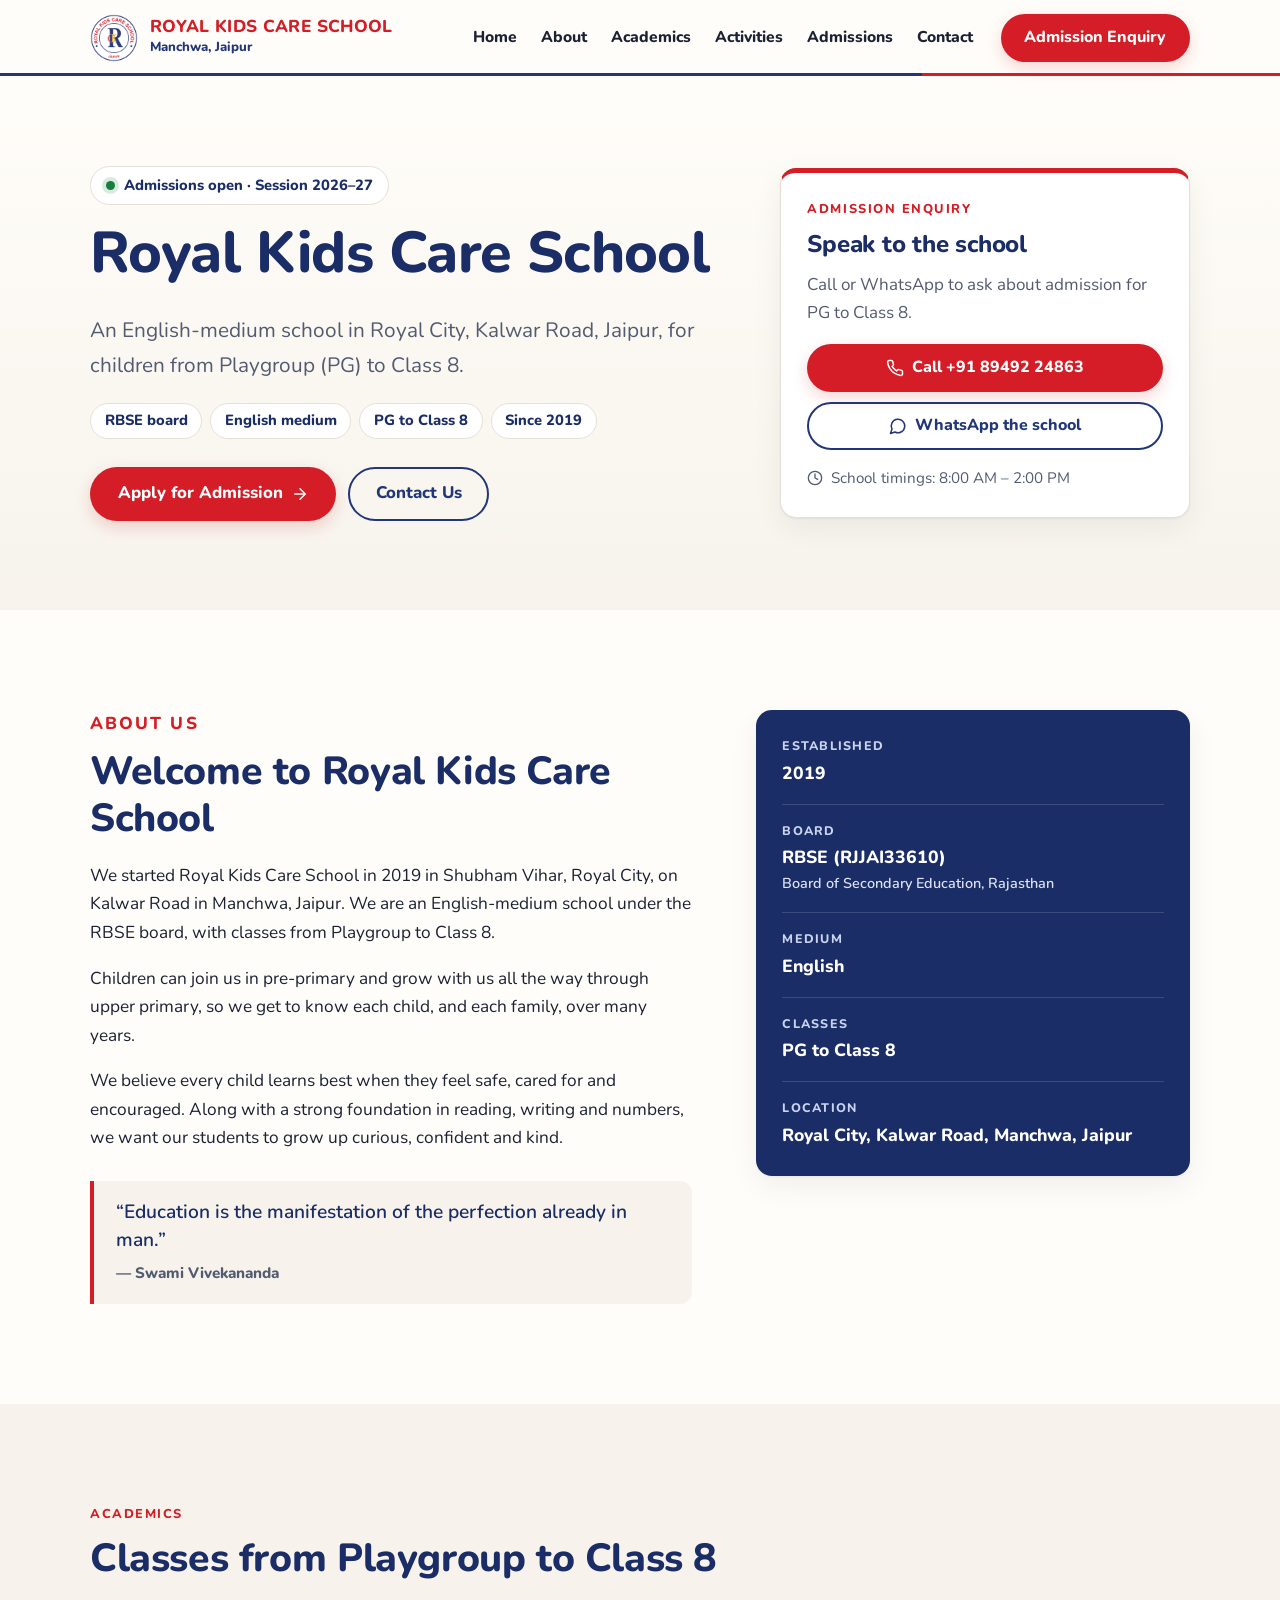
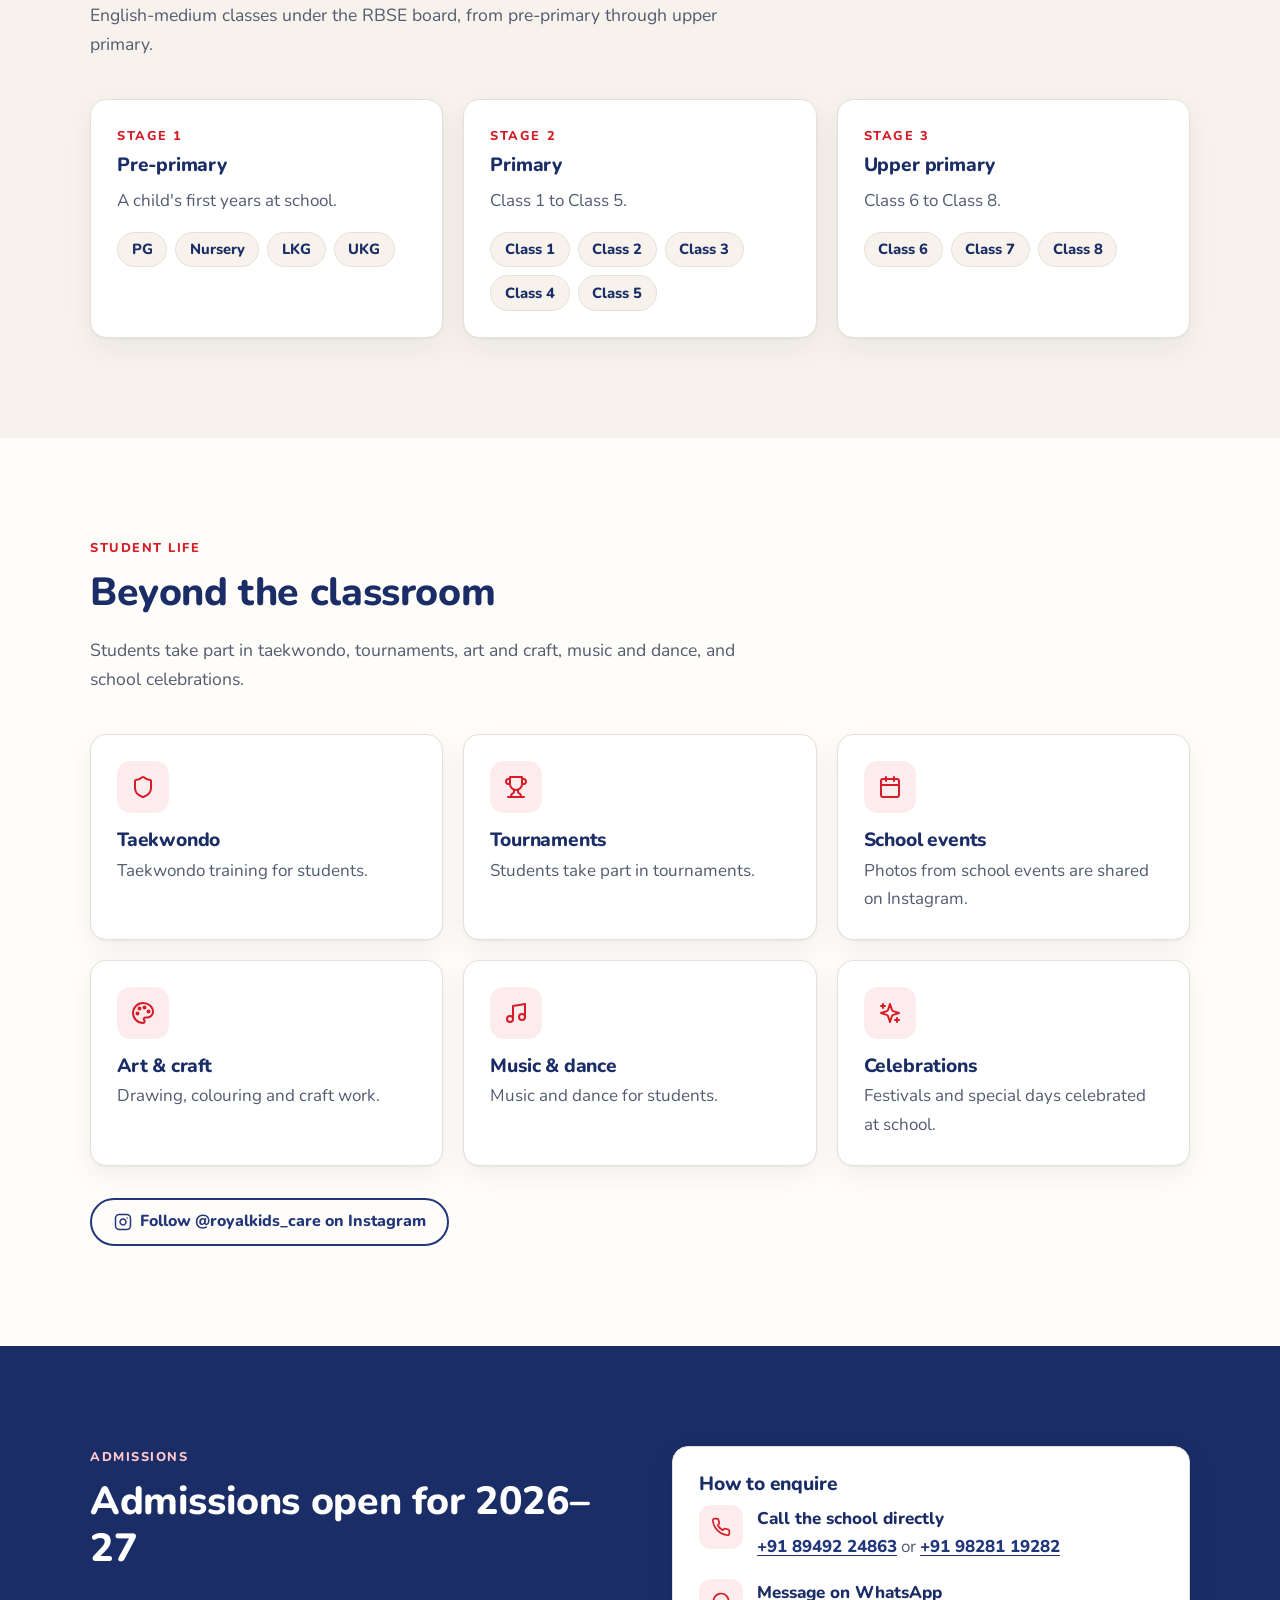
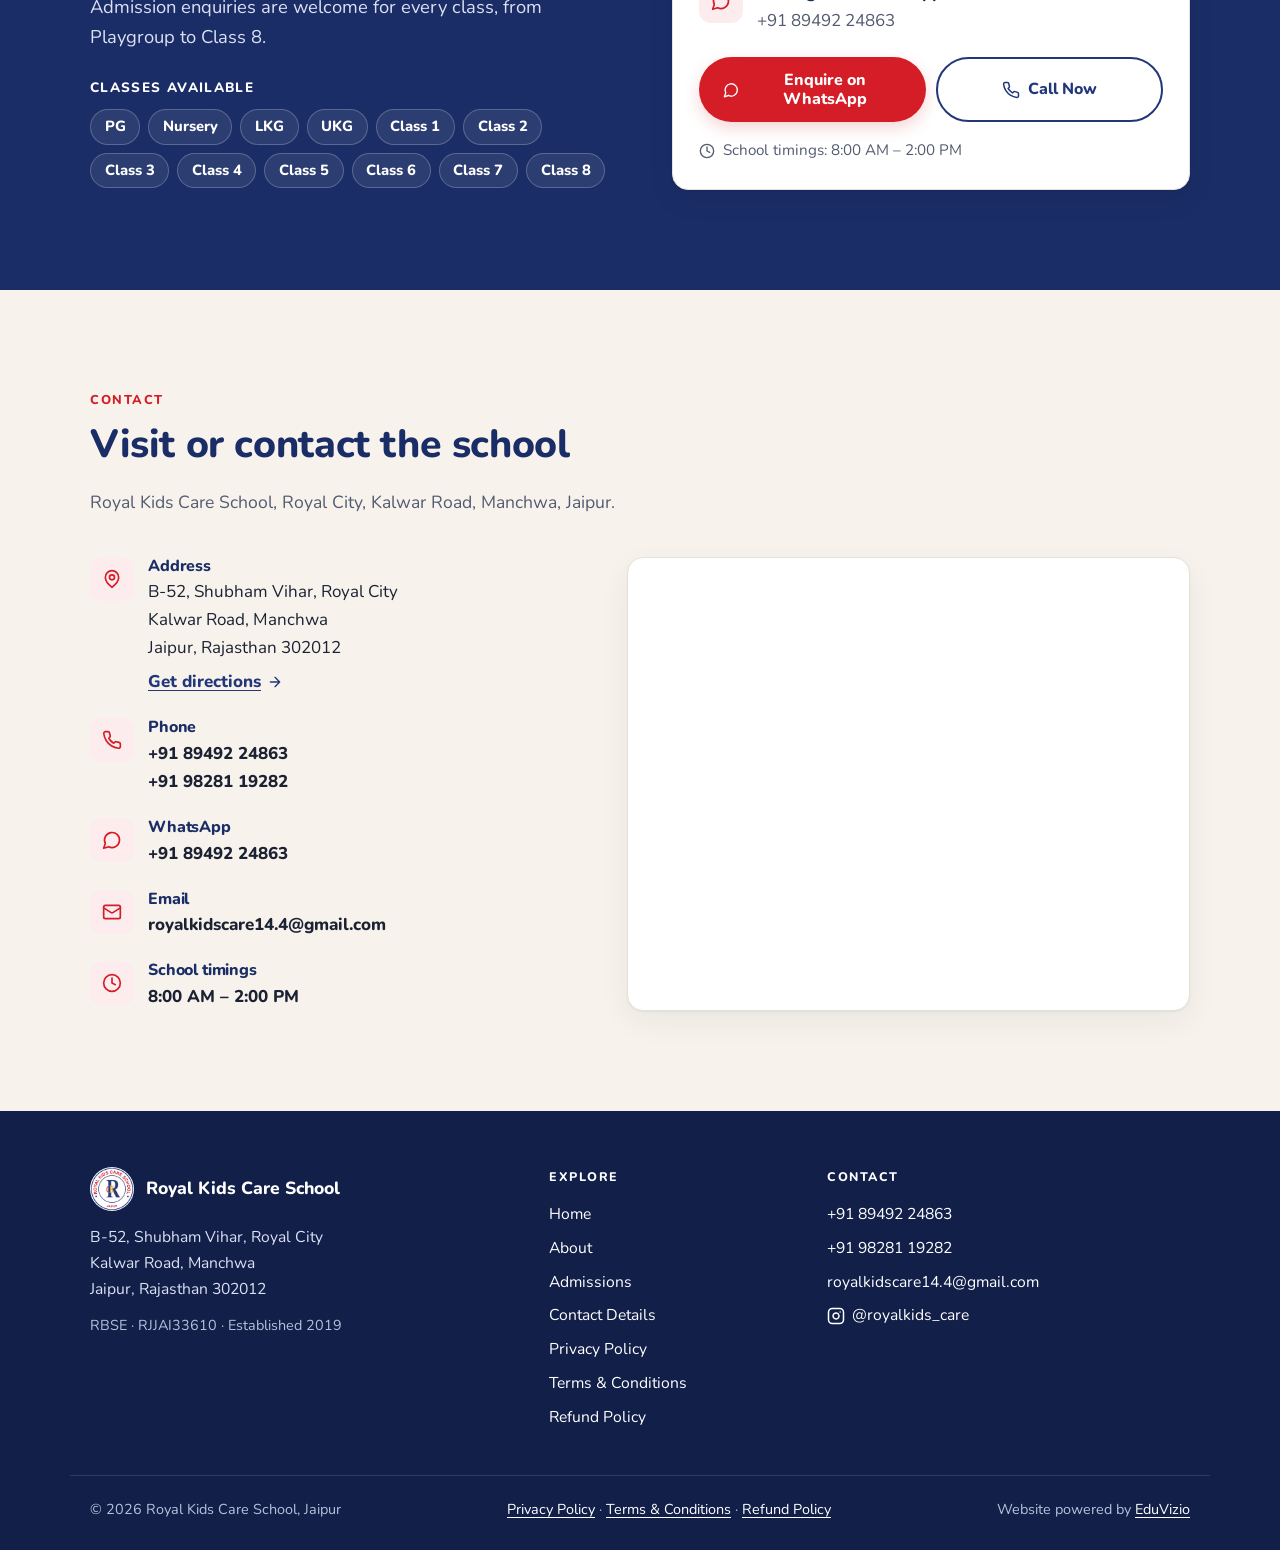
<file: index.html>
<!doctype html>
<html lang="en-IN">
  <head>
    <meta charset="UTF-8" />
    <meta name="viewport" content="width=device-width, initial-scale=1, viewport-fit=cover" />
    <script>document.documentElement.classList.add('js')</script>
    <title>Royal Kids Care School, Jaipur | English Medium, PG to Class 8</title>
    <meta name="description" content="Royal Kids Care School in Royal City, Kalwar Road, Manchwa, Jaipur: an English-medium RBSE school for Playgroup to Class 8, established in 2019. Admissions open for 2026–27." />
    <link rel="canonical" href="https://royalkidscare.eduvizio.com/" />
    <meta name="theme-color" content="#1b2d66" />
    <meta property="og:type" content="website" />
    <meta property="og:site_name" content="Royal Kids Care School" />
    <meta property="og:title" content="Royal Kids Care School, Jaipur | English Medium, PG to Class 8" />
    <meta property="og:description" content="Royal Kids Care School in Royal City, Kalwar Road, Manchwa, Jaipur: an English-medium RBSE school for Playgroup to Class 8, established in 2019. Admissions open for 2026–27." />
    <meta property="og:url" content="https://royalkidscare.eduvizio.com/" />
    <meta property="og:locale" content="en_IN" />
    <meta name="twitter:card" content="summary" />
    <meta property="og:image" content="https://royalkidscare.eduvizio.com/logo.png" />
    <link rel="icon" href="logo.png" />
    <script type="application/ld+json">{"@context":"https://schema.org","@type":"School","name":"Royal Kids Care School","url":"https://royalkidscare.eduvizio.com/","logo":"https://royalkidscare.eduvizio.com/logo.png","image":"https://royalkidscare.eduvizio.com/logo.png","foundingDate":"2019","telephone":["+918949224863","+919828119282"],"email":"royalkidscare14.4@gmail.com","address":{"@type":"PostalAddress","streetAddress":"B-52, Shubham Vihar, Royal City, Kalwar Road, Manchwa","addressLocality":"Jaipur","addressRegion":"Rajasthan","postalCode":"302012","addressCountry":"IN"},"sameAs":["https://www.instagram.com/royalkids_care/"]}</script>

    <script type="module" crossorigin src="./assets/index-CPxbyKMM.js"></script>
    <link rel="stylesheet" crossorigin href="./assets/index-C3GhK0NW.css">
  </head>
  <body>
    <div id="root"><a class="skip-link" href="#main">Skip to content</a><header class="site-header" data-header="true"><div class="wrap header-inner"><a class="brand" href="#top"><img class="logo" src="logo.png" alt="" width="48" height="48"/><span class="brand-text"><span class="brand-name">Royal Kids Care School</span><span class="brand-place">Manchwa, Jaipur</span></span></a><button type="button" class="nav-toggle" aria-expanded="false" aria-controls="site-nav" data-nav-toggle="true"><svg class="icon-open" width="22" height="22" viewBox="0 0 24 24" fill="none" stroke="currentColor" stroke-width="2" stroke-linecap="round" stroke-linejoin="round" aria-hidden="true" focusable="false"><path d="M4 6h16M4 12h16M4 18h16"></path></svg><svg class="icon-close" width="22" height="22" viewBox="0 0 24 24" fill="none" stroke="currentColor" stroke-width="2" stroke-linecap="round" stroke-linejoin="round" aria-hidden="true" focusable="false"><path d="M18 6 6 18M6 6l12 12"></path></svg><span class="sr-only">Menu</span></button><nav id="site-nav" class="site-nav" aria-label="Main" data-nav="true"><ul><li><a href="#top">Home</a></li><li><a href="#about">About</a></li><li><a href="#academics">Academics</a></li><li><a href="#activities">Activities</a></li><li><a href="#admissions">Admissions</a></li><li><a href="#contact">Contact</a></li></ul><a class="btn btn-primary header-cta" href="#admissions">Admission Enquiry</a></nav></div></header><main id="main"><section class="hero" id="top" aria-labelledby="hero-title"><div class="wrap hero-grid"><div class="hero-copy"><p class="badge"><span class="badge-dot" aria-hidden="true"></span>Admissions open · Session 2026–27</p><h1 id="hero-title">Royal Kids Care School</h1><p class="lead">An English-medium school in Royal City, Kalwar Road, Jaipur, for children from Playgroup (PG) to Class 8.</p><ul class="chips" aria-label="Key facts"><li>RBSE board</li><li>English medium</li><li>PG to Class 8</li><li>Since 2019</li></ul><div class="actions"><a class="btn btn-primary btn-lg" href="#admissions">Apply for Admission <svg width="18" height="18" viewBox="0 0 24 24" fill="none" stroke="currentColor" stroke-width="2" stroke-linecap="round" stroke-linejoin="round" aria-hidden="true" focusable="false"><path d="M5 12h14m-7-7 7 7-7 7"></path></svg></a><a class="btn btn-outline btn-lg" href="#contact">Contact Us</a></div></div><aside class="card hero-card" aria-labelledby="hero-card-title"><p class="eyebrow">Admission enquiry</p><h2 id="hero-card-title">Speak to the school</h2><p class="muted">Call or WhatsApp to ask about admission for PG to Class 8.</p><div class="stack"><a class="btn btn-primary" href="tel:+918949224863"><svg width="18" height="18" viewBox="0 0 24 24" fill="none" stroke="currentColor" stroke-width="2" stroke-linecap="round" stroke-linejoin="round" aria-hidden="true" focusable="false"><path d="M22 16.92v3a2 2 0 0 1-2.18 2 19.79 19.79 0 0 1-8.63-3.07 19.5 19.5 0 0 1-6-6 19.79 19.79 0 0 1-3.07-8.67A2 2 0 0 1 4.11 2h3a2 2 0 0 1 2 1.72 12.84 12.84 0 0 0 .7 2.81 2 2 0 0 1-.45 2.11L8.09 9.91a16 16 0 0 0 6 6l1.27-1.27a2 2 0 0 1 2.11-.45 12.84 12.84 0 0 0 2.81.7A2 2 0 0 1 22 16.92z"></path></svg> Call +91 89492 24863</a><a class="btn btn-outline" href="https://wa.me/918949224863?text=Hello%2C%20I%20would%20like%20to%20enquire%20about%20admission%20for%20the%202026%E2%80%9327%20session%20at%20Royal%20Kids%20Care%20School." target="_blank" rel="noopener noreferrer"><svg width="18" height="18" viewBox="0 0 24 24" fill="none" stroke="currentColor" stroke-width="2" stroke-linecap="round" stroke-linejoin="round" aria-hidden="true" focusable="false"><path d="M7.9 20A9 9 0 1 0 4 16.1L2 22Z"></path></svg> WhatsApp the school</a></div><p class="meta-line"><svg width="16" height="16" viewBox="0 0 24 24" fill="none" stroke="currentColor" stroke-width="2" stroke-linecap="round" stroke-linejoin="round" aria-hidden="true" focusable="false"><circle cx="12" cy="12" r="10"></circle><path d="M12 6v6l4 2"></path></svg> School timings: 8:00 AM – 2:00 PM</p></aside></div></section><section id="about" class="section" aria-labelledby="about-title"><div class="wrap about-grid"><div class="about-copy"><p class="eyebrow">About us</p><h2 id="about-title">Welcome to Royal Kids Care School</h2><p>We started Royal Kids Care School in 2019 in Shubham Vihar, Royal City, on Kalwar Road in Manchwa, Jaipur. We are an English-medium school under the RBSE board, with classes from Playgroup to Class 8.</p><p>Children can join us in pre-primary and grow with us all the way through upper primary, so we get to know each child, and each family, over many years.</p><p>We believe every child learns best when they feel safe, cared for and encouraged. Along with a strong foundation in reading, writing and numbers, we want our students to grow up curious, confident and kind.</p><figure class="about-quote"><blockquote><p>“Education is the manifestation of the perfection already in man.”</p></blockquote><figcaption>— Swami Vivekananda</figcaption></figure></div><aside class="facts-card" aria-label="School details"><dl class="facts"><div><dt>Established</dt><dd>2019</dd></div><div><dt>Board</dt><dd>RBSE (RJJAI33610)<span class="facts-sub">Board of Secondary Education, Rajasthan</span></dd></div><div><dt>Medium</dt><dd>English</dd></div><div><dt>Classes</dt><dd>PG to Class 8</dd></div><div><dt>Location</dt><dd>Royal City, Kalwar Road, Manchwa, Jaipur</dd></div></dl></aside></div></section><section id="academics" class="section section-tint" aria-labelledby="academics-title"><div class="wrap"><div class="section-head"><p class="eyebrow">Academics</p><h2 id="academics-title">Classes from Playgroup to Class 8</h2><p class="section-lead">English-medium classes under the RBSE board, from pre-primary through upper primary.</p></div><div class="grid-3"><article class="card card-lift stage"><p class="stage-num">Stage 1</p><h3>Pre-primary</h3><p class="muted">A child&#x27;s first years at school.</p><ul class="chips" aria-label="Pre-primary classes"><li>PG</li><li>Nursery</li><li>LKG</li><li>UKG</li></ul></article><article class="card card-lift stage"><p class="stage-num">Stage 2</p><h3>Primary</h3><p class="muted">Class 1 to Class 5.</p><ul class="chips" aria-label="Primary classes"><li>Class 1</li><li>Class 2</li><li>Class 3</li><li>Class 4</li><li>Class 5</li></ul></article><article class="card card-lift stage"><p class="stage-num">Stage 3</p><h3>Upper primary</h3><p class="muted">Class 6 to Class 8.</p><ul class="chips" aria-label="Upper primary classes"><li>Class 6</li><li>Class 7</li><li>Class 8</li></ul></article></div></div></section><section id="activities" class="section" aria-labelledby="activities-title"><div class="wrap"><div class="section-head"><p class="eyebrow">Student life</p><h2 id="activities-title">Beyond the classroom</h2><p class="section-lead">Students take part in taekwondo, tournaments, art and craft, music and dance, and school celebrations.</p></div><div class="grid-3"><article class="card card-lift activity"><span class="icon-tile"><svg width="24" height="24" viewBox="0 0 24 24" fill="none" stroke="currentColor" stroke-width="2" stroke-linecap="round" stroke-linejoin="round" aria-hidden="true" focusable="false"><path d="M20 13c0 5-3.5 7.5-7.66 8.95a1 1 0 0 1-.67-.01C7.5 20.5 4 18 4 13V6a1 1 0 0 1 1-1c2 0 4.5-1.2 6.24-2.72a1.17 1.17 0 0 1 1.52 0C14.51 3.81 17 5 19 5a1 1 0 0 1 1 1z"></path></svg></span><h3>Taekwondo</h3><p class="muted">Taekwondo training for students.</p></article><article class="card card-lift activity"><span class="icon-tile"><svg width="24" height="24" viewBox="0 0 24 24" fill="none" stroke="currentColor" stroke-width="2" stroke-linecap="round" stroke-linejoin="round" aria-hidden="true" focusable="false"><path d="M6 9H4.5a2.5 2.5 0 0 1 0-5H6M18 9h1.5a2.5 2.5 0 0 0 0-5H18M4 22h16"></path><path d="M10 14.66V17c0 .55-.47.98-.97 1.21C7.85 18.75 7 20.24 7 22M14 14.66V17c0 .55.47.98.97 1.21C16.15 18.75 17 20.24 17 22"></path><path d="M18 2H6v7a6 6 0 0 0 12 0V2Z"></path></svg></span><h3>Tournaments</h3><p class="muted">Students take part in tournaments.</p></article><article class="card card-lift activity"><span class="icon-tile"><svg width="24" height="24" viewBox="0 0 24 24" fill="none" stroke="currentColor" stroke-width="2" stroke-linecap="round" stroke-linejoin="round" aria-hidden="true" focusable="false"><rect width="18" height="18" x="3" y="4" rx="2"></rect><path d="M8 2v4M16 2v4M3 10h18"></path></svg></span><h3>School events</h3><p class="muted">Photos from school events are shared on Instagram.</p></article><article class="card card-lift activity"><span class="icon-tile"><svg width="24" height="24" viewBox="0 0 24 24" fill="none" stroke="currentColor" stroke-width="2" stroke-linecap="round" stroke-linejoin="round" aria-hidden="true" focusable="false"><path d="M12 2C6.5 2 2 6.5 2 12s4.5 10 10 10c.93 0 1.65-.75 1.65-1.69 0-.44-.18-.84-.44-1.13-.29-.29-.44-.65-.44-1.13a1.64 1.64 0 0 1 1.67-1.67h2c3.05 0 5.55-2.5 5.55-5.55C21.97 6.01 17.46 2 12 2z"></path><circle cx="13.5" cy="6.5" r="1"></circle><circle cx="17.5" cy="10.5" r="1"></circle><circle cx="8.5" cy="7.5" r="1"></circle><circle cx="6.5" cy="12.5" r="1"></circle></svg></span><h3>Art &amp; craft</h3><p class="muted">Drawing, colouring and craft work.</p></article><article class="card card-lift activity"><span class="icon-tile"><svg width="24" height="24" viewBox="0 0 24 24" fill="none" stroke="currentColor" stroke-width="2" stroke-linecap="round" stroke-linejoin="round" aria-hidden="true" focusable="false"><path d="M9 18V5l12-2v13"></path><circle cx="6" cy="18" r="3"></circle><circle cx="18" cy="16" r="3"></circle></svg></span><h3>Music &amp; dance</h3><p class="muted">Music and dance for students.</p></article><article class="card card-lift activity"><span class="icon-tile"><svg width="24" height="24" viewBox="0 0 24 24" fill="none" stroke="currentColor" stroke-width="2" stroke-linecap="round" stroke-linejoin="round" aria-hidden="true" focusable="false"><path d="m12 3-1.9 5.8a2 2 0 0 1-1.3 1.3L3 12l5.8 1.9a2 2 0 0 1 1.3 1.3L12 21l1.9-5.8a2 2 0 0 1 1.3-1.3L21 12l-5.8-1.9a2 2 0 0 1-1.3-1.3Z"></path><path d="M5 3v4M3 5h4M19 17v4M17 19h4"></path></svg></span><h3>Celebrations</h3><p class="muted">Festivals and special days celebrated at school.</p></article></div><p class="section-foot"><a class="btn btn-outline" href="https://www.instagram.com/royalkids_care/" target="_blank" rel="noopener noreferrer"><svg width="18" height="18" viewBox="0 0 24 24" fill="none" stroke="currentColor" stroke-width="2" stroke-linecap="round" stroke-linejoin="round" aria-hidden="true" focusable="false"><rect width="20" height="20" x="2" y="2" rx="5"></rect><path d="M16 11.37A4 4 0 1 1 12.63 8 4 4 0 0 1 16 11.37z"></path><path d="M17.5 6.5h.01"></path></svg> Follow @royalkids_care on Instagram</a></p></div></section><section id="admissions" class="section admissions" aria-labelledby="admissions-title"><div class="wrap admissions-grid"><div><p class="eyebrow">Admissions</p><h2 id="admissions-title">Admissions open for 2026–27</h2><p class="admissions-lead">Admission enquiries are welcome for every class, from Playgroup to Class 8.</p><h3 class="small-title">Classes available</h3><ul class="chips chips-on-dark"><li>PG</li><li>Nursery</li><li>LKG</li><li>UKG</li><li>Class 1</li><li>Class 2</li><li>Class 3</li><li>Class 4</li><li>Class 5</li><li>Class 6</li><li>Class 7</li><li>Class 8</li></ul></div><div class="card enquire-card"><h3>How to enquire</h3><ul class="ways"><li><span class="icon-tile icon-tile-sm"><svg width="20" height="20" viewBox="0 0 24 24" fill="none" stroke="currentColor" stroke-width="2" stroke-linecap="round" stroke-linejoin="round" aria-hidden="true" focusable="false"><path d="M22 16.92v3a2 2 0 0 1-2.18 2 19.79 19.79 0 0 1-8.63-3.07 19.5 19.5 0 0 1-6-6 19.79 19.79 0 0 1-3.07-8.67A2 2 0 0 1 4.11 2h3a2 2 0 0 1 2 1.72 12.84 12.84 0 0 0 .7 2.81 2 2 0 0 1-.45 2.11L8.09 9.91a16 16 0 0 0 6 6l1.27-1.27a2 2 0 0 1 2.11-.45 12.84 12.84 0 0 0 2.81.7A2 2 0 0 1 22 16.92z"></path></svg></span><div><strong>Call the school directly</strong><p><span><a href="tel:+918949224863">+91 89492 24863</a></span><span> or <a href="tel:+919828119282">+91 98281 19282</a></span></p></div></li><li><span class="icon-tile icon-tile-sm"><svg width="20" height="20" viewBox="0 0 24 24" fill="none" stroke="currentColor" stroke-width="2" stroke-linecap="round" stroke-linejoin="round" aria-hidden="true" focusable="false"><path d="M7.9 20A9 9 0 1 0 4 16.1L2 22Z"></path></svg></span><div><strong>Message on WhatsApp</strong><p>+91 89492 24863</p></div></li></ul><div class="stack stack-2"><a class="btn btn-primary" href="https://wa.me/918949224863?text=Hello%2C%20I%20would%20like%20to%20enquire%20about%20admission%20for%20the%202026%E2%80%9327%20session%20at%20Royal%20Kids%20Care%20School." target="_blank" rel="noopener noreferrer"><svg width="18" height="18" viewBox="0 0 24 24" fill="none" stroke="currentColor" stroke-width="2" stroke-linecap="round" stroke-linejoin="round" aria-hidden="true" focusable="false"><path d="M7.9 20A9 9 0 1 0 4 16.1L2 22Z"></path></svg> Enquire on WhatsApp</a><a class="btn btn-outline" href="tel:+918949224863"><svg width="18" height="18" viewBox="0 0 24 24" fill="none" stroke="currentColor" stroke-width="2" stroke-linecap="round" stroke-linejoin="round" aria-hidden="true" focusable="false"><path d="M22 16.92v3a2 2 0 0 1-2.18 2 19.79 19.79 0 0 1-8.63-3.07 19.5 19.5 0 0 1-6-6 19.79 19.79 0 0 1-3.07-8.67A2 2 0 0 1 4.11 2h3a2 2 0 0 1 2 1.72 12.84 12.84 0 0 0 .7 2.81 2 2 0 0 1-.45 2.11L8.09 9.91a16 16 0 0 0 6 6l1.27-1.27a2 2 0 0 1 2.11-.45 12.84 12.84 0 0 0 2.81.7A2 2 0 0 1 22 16.92z"></path></svg> Call Now</a></div><p class="meta-line"><svg width="16" height="16" viewBox="0 0 24 24" fill="none" stroke="currentColor" stroke-width="2" stroke-linecap="round" stroke-linejoin="round" aria-hidden="true" focusable="false"><circle cx="12" cy="12" r="10"></circle><path d="M12 6v6l4 2"></path></svg> School timings: 8:00 AM – 2:00 PM</p></div></div></section><section id="contact" class="section section-tint" aria-labelledby="contact-title"><div class="wrap"><div class="section-head"><p class="eyebrow">Contact</p><h2 id="contact-title">Visit or contact the school</h2><p class="section-lead">Royal Kids Care School, Royal City, Kalwar Road, Manchwa, Jaipur.</p></div><div class="contact-grid"><ul class="contact-list"><li><span class="icon-tile icon-tile-sm"><svg width="20" height="20" viewBox="0 0 24 24" fill="none" stroke="currentColor" stroke-width="2" stroke-linecap="round" stroke-linejoin="round" aria-hidden="true" focusable="false"><path d="M20 10c0 6-8 12-8 12s-8-6-8-12a8 8 0 0 1 16 0Z"></path><circle cx="12" cy="10" r="3"></circle></svg></span><div><h3>Address</h3><address><span class="address-line">B-52, Shubham Vihar, Royal City</span><span class="address-line">Kalwar Road, Manchwa</span><span class="address-line">Jaipur, Rajasthan 302012</span></address><a class="text-link" href="https://www.google.com/maps/search/?api=1&amp;query=Royal%20Kids%20Care%2C%20B-52%20Shubham%20Vihar%2C%20Royal%20City%2C%20Manchwa%2C%20Jaipur" target="_blank" rel="noopener noreferrer">Get directions <svg width="16" height="16" viewBox="0 0 24 24" fill="none" stroke="currentColor" stroke-width="2" stroke-linecap="round" stroke-linejoin="round" aria-hidden="true" focusable="false"><path d="M5 12h14m-7-7 7 7-7 7"></path></svg></a></div></li><li><span class="icon-tile icon-tile-sm"><svg width="20" height="20" viewBox="0 0 24 24" fill="none" stroke="currentColor" stroke-width="2" stroke-linecap="round" stroke-linejoin="round" aria-hidden="true" focusable="false"><path d="M22 16.92v3a2 2 0 0 1-2.18 2 19.79 19.79 0 0 1-8.63-3.07 19.5 19.5 0 0 1-6-6 19.79 19.79 0 0 1-3.07-8.67A2 2 0 0 1 4.11 2h3a2 2 0 0 1 2 1.72 12.84 12.84 0 0 0 .7 2.81 2 2 0 0 1-.45 2.11L8.09 9.91a16 16 0 0 0 6 6l1.27-1.27a2 2 0 0 1 2.11-.45 12.84 12.84 0 0 0 2.81.7A2 2 0 0 1 22 16.92z"></path></svg></span><div><h3>Phone</h3><a class="contact-value" href="tel:+918949224863">+91 89492 24863</a><a class="contact-value" href="tel:+919828119282">+91 98281 19282</a></div></li><li><span class="icon-tile icon-tile-sm"><svg width="20" height="20" viewBox="0 0 24 24" fill="none" stroke="currentColor" stroke-width="2" stroke-linecap="round" stroke-linejoin="round" aria-hidden="true" focusable="false"><path d="M7.9 20A9 9 0 1 0 4 16.1L2 22Z"></path></svg></span><div><h3>WhatsApp</h3><a class="contact-value" href="https://wa.me/918949224863?text=Hello%2C%20I%20would%20like%20to%20enquire%20about%20admission%20for%20the%202026%E2%80%9327%20session%20at%20Royal%20Kids%20Care%20School." target="_blank" rel="noopener noreferrer">+91 89492 24863</a></div></li><li><span class="icon-tile icon-tile-sm"><svg width="20" height="20" viewBox="0 0 24 24" fill="none" stroke="currentColor" stroke-width="2" stroke-linecap="round" stroke-linejoin="round" aria-hidden="true" focusable="false"><rect width="20" height="16" x="2" y="4" rx="2"></rect><path d="m22 7-8.97 5.7a1.94 1.94 0 0 1-2.06 0L2 7"></path></svg></span><div><h3>Email</h3><a class="contact-value" href="mailto:royalkidscare14.4@gmail.com">royalkidscare14.4@gmail.com</a></div></li><li><span class="icon-tile icon-tile-sm"><svg width="20" height="20" viewBox="0 0 24 24" fill="none" stroke="currentColor" stroke-width="2" stroke-linecap="round" stroke-linejoin="round" aria-hidden="true" focusable="false"><circle cx="12" cy="12" r="10"></circle><path d="M12 6v6l4 2"></path></svg></span><div><h3>School timings</h3><p class="contact-value">8:00 AM – 2:00 PM</p></div></li></ul><div class="map"><iframe title="Map showing Royal Kids Care School" src="https://www.google.com/maps?q=Royal%20Kids%20Care%2C%20B-52%20Shubham%20Vihar%2C%20Royal%20City%2C%20Manchwa%2C%20Jaipur&amp;output=embed" loading="lazy" referrerPolicy="no-referrer-when-downgrade" allowfullscreen=""></iframe></div></div></div></section></main><footer class="site-footer"><div class="wrap footer-grid"><div><div class="footer-brand"><img class="logo" src="logo.png" alt="" width="44" height="44"/><span class="footer-name">Royal Kids Care School</span></div><address class="footer-address"><span class="address-line">B-52, Shubham Vihar, Royal City</span><span class="address-line">Kalwar Road, Manchwa</span><span class="address-line">Jaipur, Rajasthan 302012</span></address><p class="footer-note">RBSE · RJJAI33610 · Established 2019</p></div><nav aria-label="Footer"><p class="footer-title">Explore</p><ul class="footer-links"><li><a href="#top">Home</a></li><li><a href="#about">About</a></li><li><a href="#admissions">Admissions</a></li><li><a href="./contact.html">Contact Details</a></li><li><a href="./privacy-policy.html">Privacy Policy</a></li><li><a href="./terms-and-conditions.html">Terms &amp; Conditions</a></li><li><a href="./refund-policy.html">Refund Policy</a></li></ul></nav><div><p class="footer-title">Contact</p><ul class="footer-links"><li><a href="tel:+918949224863">+91 89492 24863</a></li><li><a href="tel:+919828119282">+91 98281 19282</a></li><li><a href="mailto:royalkidscare14.4@gmail.com">royalkidscare14.4@gmail.com</a></li><li><a class="footer-social" href="https://www.instagram.com/royalkids_care/" target="_blank" rel="noopener noreferrer"><svg width="18" height="18" viewBox="0 0 24 24" fill="none" stroke="currentColor" stroke-width="2" stroke-linecap="round" stroke-linejoin="round" aria-hidden="true" focusable="false"><rect width="20" height="20" x="2" y="2" rx="5"></rect><path d="M16 11.37A4 4 0 1 1 12.63 8 4 4 0 0 1 16 11.37z"></path><path d="M17.5 6.5h.01"></path></svg> @royalkids_care</a></li></ul></div></div><div class="wrap footer-bottom"><p>© 2026 Royal Kids Care School, Jaipur</p><p><a href="./privacy-policy.html">Privacy Policy</a> · <a href="./terms-and-conditions.html">Terms &amp; Conditions</a> · <a href="./refund-policy.html">Refund Policy</a></p><p>Website powered by <a href="https://eduvizio.com" target="_blank" rel="noopener">EduVizio</a></p></div></footer><div class="mobile-cta"><a class="btn btn-outline" href="tel:+918949224863"><svg width="18" height="18" viewBox="0 0 24 24" fill="none" stroke="currentColor" stroke-width="2" stroke-linecap="round" stroke-linejoin="round" aria-hidden="true" focusable="false"><path d="M22 16.92v3a2 2 0 0 1-2.18 2 19.79 19.79 0 0 1-8.63-3.07 19.5 19.5 0 0 1-6-6 19.79 19.79 0 0 1-3.07-8.67A2 2 0 0 1 4.11 2h3a2 2 0 0 1 2 1.72 12.84 12.84 0 0 0 .7 2.81 2 2 0 0 1-.45 2.11L8.09 9.91a16 16 0 0 0 6 6l1.27-1.27a2 2 0 0 1 2.11-.45 12.84 12.84 0 0 0 2.81.7A2 2 0 0 1 22 16.92z"></path></svg> Call</a><a class="btn btn-primary" href="https://wa.me/918949224863?text=Hello%2C%20I%20would%20like%20to%20enquire%20about%20admission%20for%20the%202026%E2%80%9327%20session%20at%20Royal%20Kids%20Care%20School." target="_blank" rel="noopener noreferrer"><svg width="18" height="18" viewBox="0 0 24 24" fill="none" stroke="currentColor" stroke-width="2" stroke-linecap="round" stroke-linejoin="round" aria-hidden="true" focusable="false"><path d="M7.9 20A9 9 0 1 0 4 16.1L2 22Z"></path></svg> WhatsApp</a></div></div>
  </body>
</html>
</file>
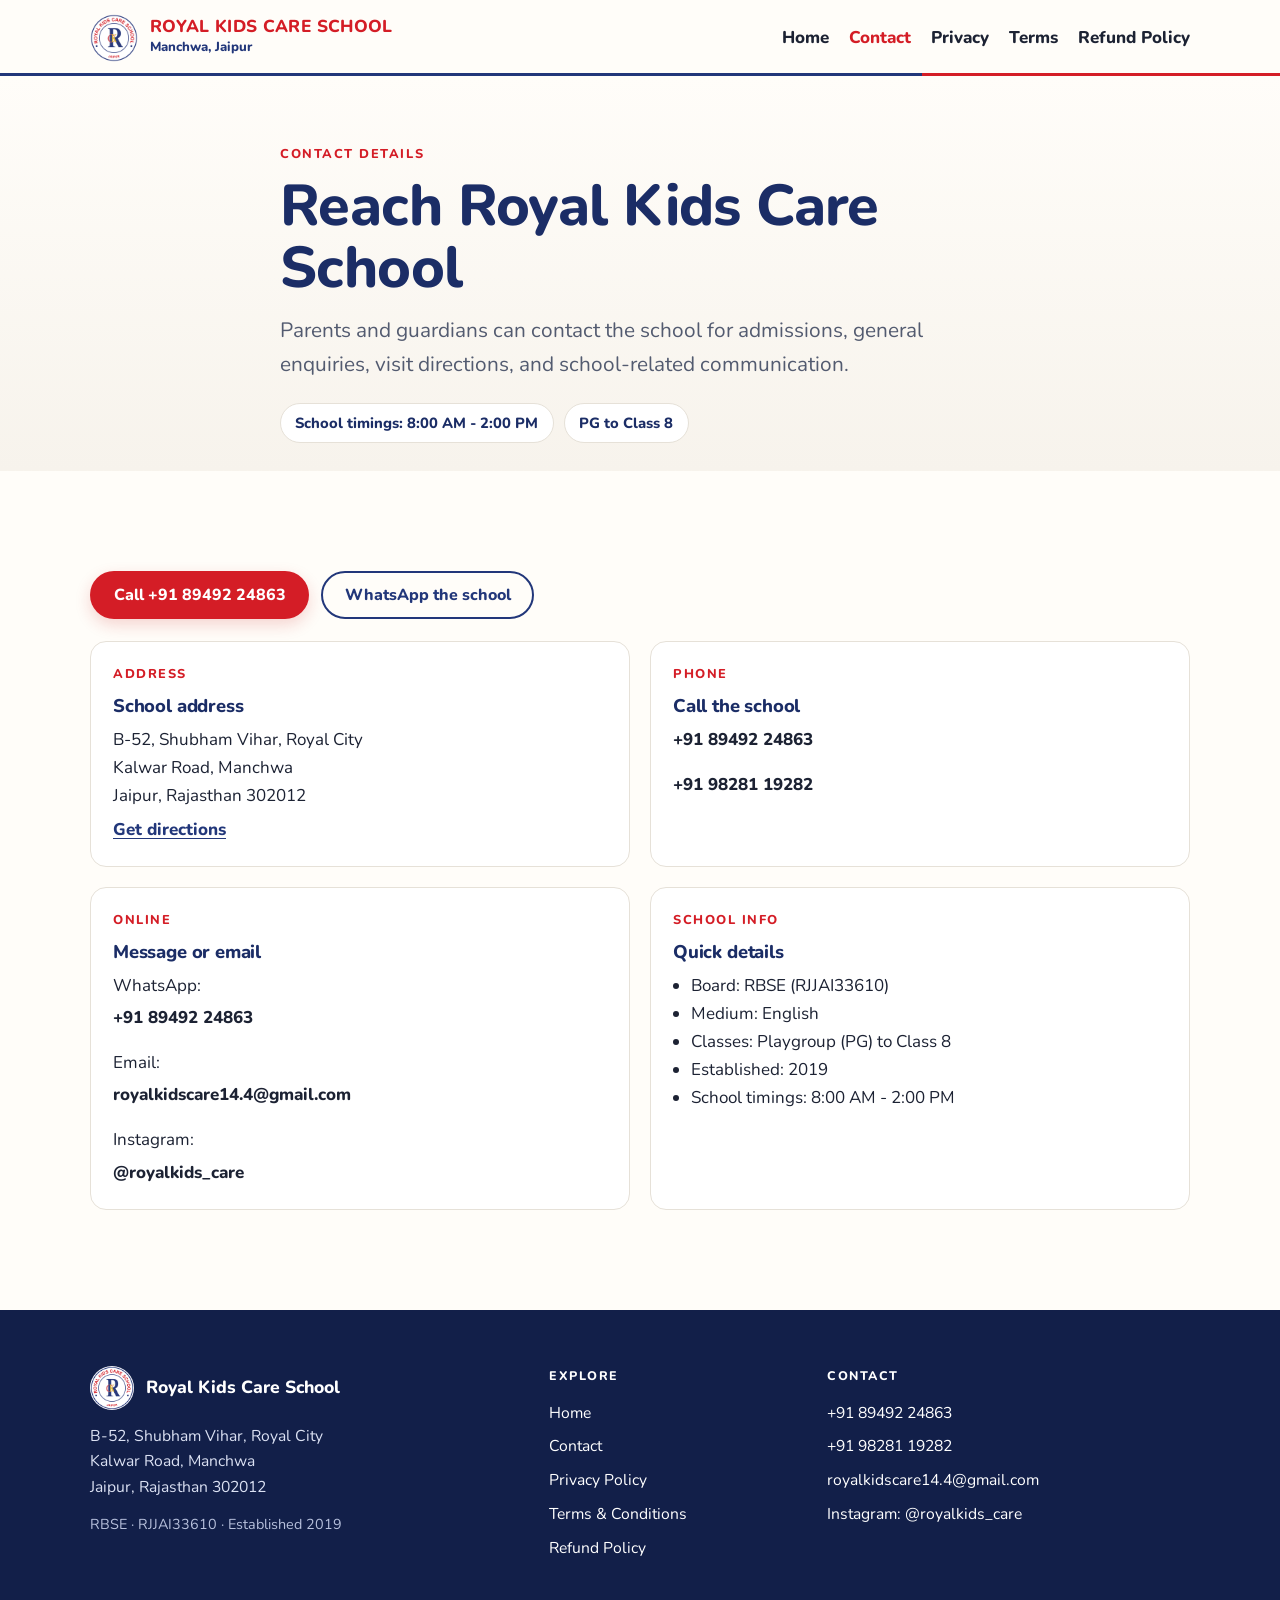
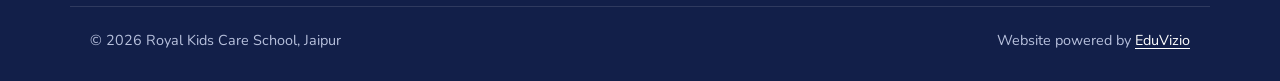
<file: contact.html>
<!doctype html>
<html lang="en-IN">
  <head>
    <meta charset="UTF-8" />
    <meta name="viewport" content="width=device-width, initial-scale=1, viewport-fit=cover" />
    <title>Contact Details | Royal Kids Care School, Jaipur</title>
    <meta
      name="description"
      content="Contact details for Royal Kids Care School, Jaipur, including address, phone numbers, WhatsApp, email, timings, and map directions."
    />
    <link rel="canonical" href="https://royalkidscare.eduvizio.com/contact.html" />
    <meta name="theme-color" content="#1b2d66" />
    <link rel="icon" href="logo.png" />
    <link rel="stylesheet" crossorigin href="./assets/index-C3GhK0NW.css" />
    <link rel="stylesheet" href="./legal.css" />
  </head>
  <body class="legal-page">
    <a class="skip-link" href="#main">Skip to content</a>
    <header class="site-header legal-header">
      <div class="wrap legal-header-inner">
        <a class="brand" href="./index.html">
          <img class="logo" src="logo.png" alt="" width="48" height="48" />
          <span class="brand-text">
            <span class="brand-name">Royal Kids Care School</span>
            <span class="brand-place">Manchwa, Jaipur</span>
          </span>
        </a>
        <nav class="legal-nav" aria-label="Primary">
          <a href="./index.html">Home</a>
          <a href="./contact.html" aria-current="page">Contact</a>
          <a href="./privacy-policy.html">Privacy</a>
          <a href="./terms-and-conditions.html">Terms</a>
          <a href="./refund-policy.html">Refund Policy</a>
        </nav>
      </div>
    </header>

    <main id="main">
      <section class="legal-hero">
        <div class="wrap legal-hero-copy">
          <p class="eyebrow">Contact Details</p>
          <h1>Reach Royal Kids Care School</h1>
          <p class="lead">
            Parents and guardians can contact the school for admissions, general enquiries, visit
            directions, and school-related communication.
          </p>
          <div class="legal-meta" aria-label="Contact summary">
            <span class="legal-pill">School timings: 8:00 AM - 2:00 PM</span>
            <span class="legal-pill">PG to Class 8</span>
          </div>
        </div>
      </section>

      <section class="section">
        <div class="wrap contact-card">
          <div class="contact-cta-row">
            <a class="btn btn-primary" href="tel:+918949224863">Call +91 89492 24863</a>
            <a
              class="btn btn-outline"
              href="https://wa.me/918949224863?text=Hello%2C%20I%20would%20like%20to%20enquire%20about%20Royal%20Kids%20Care%20School."
              target="_blank"
              rel="noopener noreferrer"
            >
              WhatsApp the school
            </a>
          </div>

          <div class="contact-grid-static">
            <section class="contact-box">
              <p class="eyebrow">Address</p>
              <h2>School address</h2>
              <address>
                <span class="address-line">B-52, Shubham Vihar, Royal City</span>
                <span class="address-line">Kalwar Road, Manchwa</span>
                <span class="address-line">Jaipur, Rajasthan 302012</span>
              </address>
              <p>
                <a
                  class="text-link"
                  href="https://www.google.com/maps/search/?api=1&query=Royal%20Kids%20Care%2C%20B-52%20Shubham%20Vihar%2C%20Royal%20City%2C%20Manchwa%2C%20Jaipur"
                  target="_blank"
                  rel="noopener noreferrer"
                >
                  Get directions
                </a>
              </p>
            </section>

            <section class="contact-box">
              <p class="eyebrow">Phone</p>
              <h2>Call the school</h2>
              <p><a class="contact-value" href="tel:+918949224863">+91 89492 24863</a></p>
              <p><a class="contact-value" href="tel:+919828119282">+91 98281 19282</a></p>
            </section>

            <section class="contact-box">
              <p class="eyebrow">Online</p>
              <h2>Message or email</h2>
              <p>
                WhatsApp:
                <a
                  class="contact-value"
                  href="https://wa.me/918949224863?text=Hello%2C%20I%20would%20like%20to%20enquire%20about%20Royal%20Kids%20Care%20School."
                  target="_blank"
                  rel="noopener noreferrer"
                >
                  +91 89492 24863
                </a>
              </p>
              <p>
                Email:
                <a class="contact-value" href="mailto:royalkidscare14.4@gmail.com">royalkidscare14.4@gmail.com</a>
              </p>
              <p>
                Instagram:
                <a
                  class="contact-value"
                  href="https://www.instagram.com/royalkids_care/"
                  target="_blank"
                  rel="noopener noreferrer"
                >
                  @royalkids_care
                </a>
              </p>
            </section>

            <section class="contact-box">
              <p class="eyebrow">School Info</p>
              <h2>Quick details</h2>
              <ul>
                <li>Board: RBSE (RJJAI33610)</li>
                <li>Medium: English</li>
                <li>Classes: Playgroup (PG) to Class 8</li>
                <li>Established: 2019</li>
                <li>School timings: 8:00 AM - 2:00 PM</li>
              </ul>
            </section>
          </div>
        </div>
      </section>
    </main>

    <footer class="site-footer">
      <div class="wrap footer-grid">
        <div>
          <div class="footer-brand">
            <img class="logo" src="logo.png" alt="" width="44" height="44" />
            <span class="footer-name">Royal Kids Care School</span>
          </div>
          <address class="footer-address">
            <span class="address-line">B-52, Shubham Vihar, Royal City</span>
            <span class="address-line">Kalwar Road, Manchwa</span>
            <span class="address-line">Jaipur, Rajasthan 302012</span>
          </address>
          <p class="footer-note">RBSE · RJJAI33610 · Established 2019</p>
        </div>
        <nav aria-label="Footer">
          <p class="footer-title">Explore</p>
          <ul class="footer-links">
            <li><a href="./index.html">Home</a></li>
            <li><a href="./contact.html">Contact</a></li>
            <li><a href="./privacy-policy.html">Privacy Policy</a></li>
            <li><a href="./terms-and-conditions.html">Terms &amp; Conditions</a></li>
            <li><a href="./refund-policy.html">Refund Policy</a></li>
          </ul>
        </nav>
        <div>
          <p class="footer-title">Contact</p>
          <ul class="footer-links">
            <li><a href="tel:+918949224863">+91 89492 24863</a></li>
            <li><a href="tel:+919828119282">+91 98281 19282</a></li>
            <li><a href="mailto:royalkidscare14.4@gmail.com">royalkidscare14.4@gmail.com</a></li>
            <li>
              <a href="https://www.instagram.com/royalkids_care/" target="_blank" rel="noopener noreferrer">
                Instagram: @royalkids_care
              </a>
            </li>
          </ul>
        </div>
      </div>
      <div class="wrap footer-bottom">
        <p>&copy; 2026 Royal Kids Care School, Jaipur</p>
        <p>Website powered by <a href="https://eduvizio.com" target="_blank" rel="noopener">EduVizio</a></p>
      </div>
    </footer>
  </body>
</html>
</file>
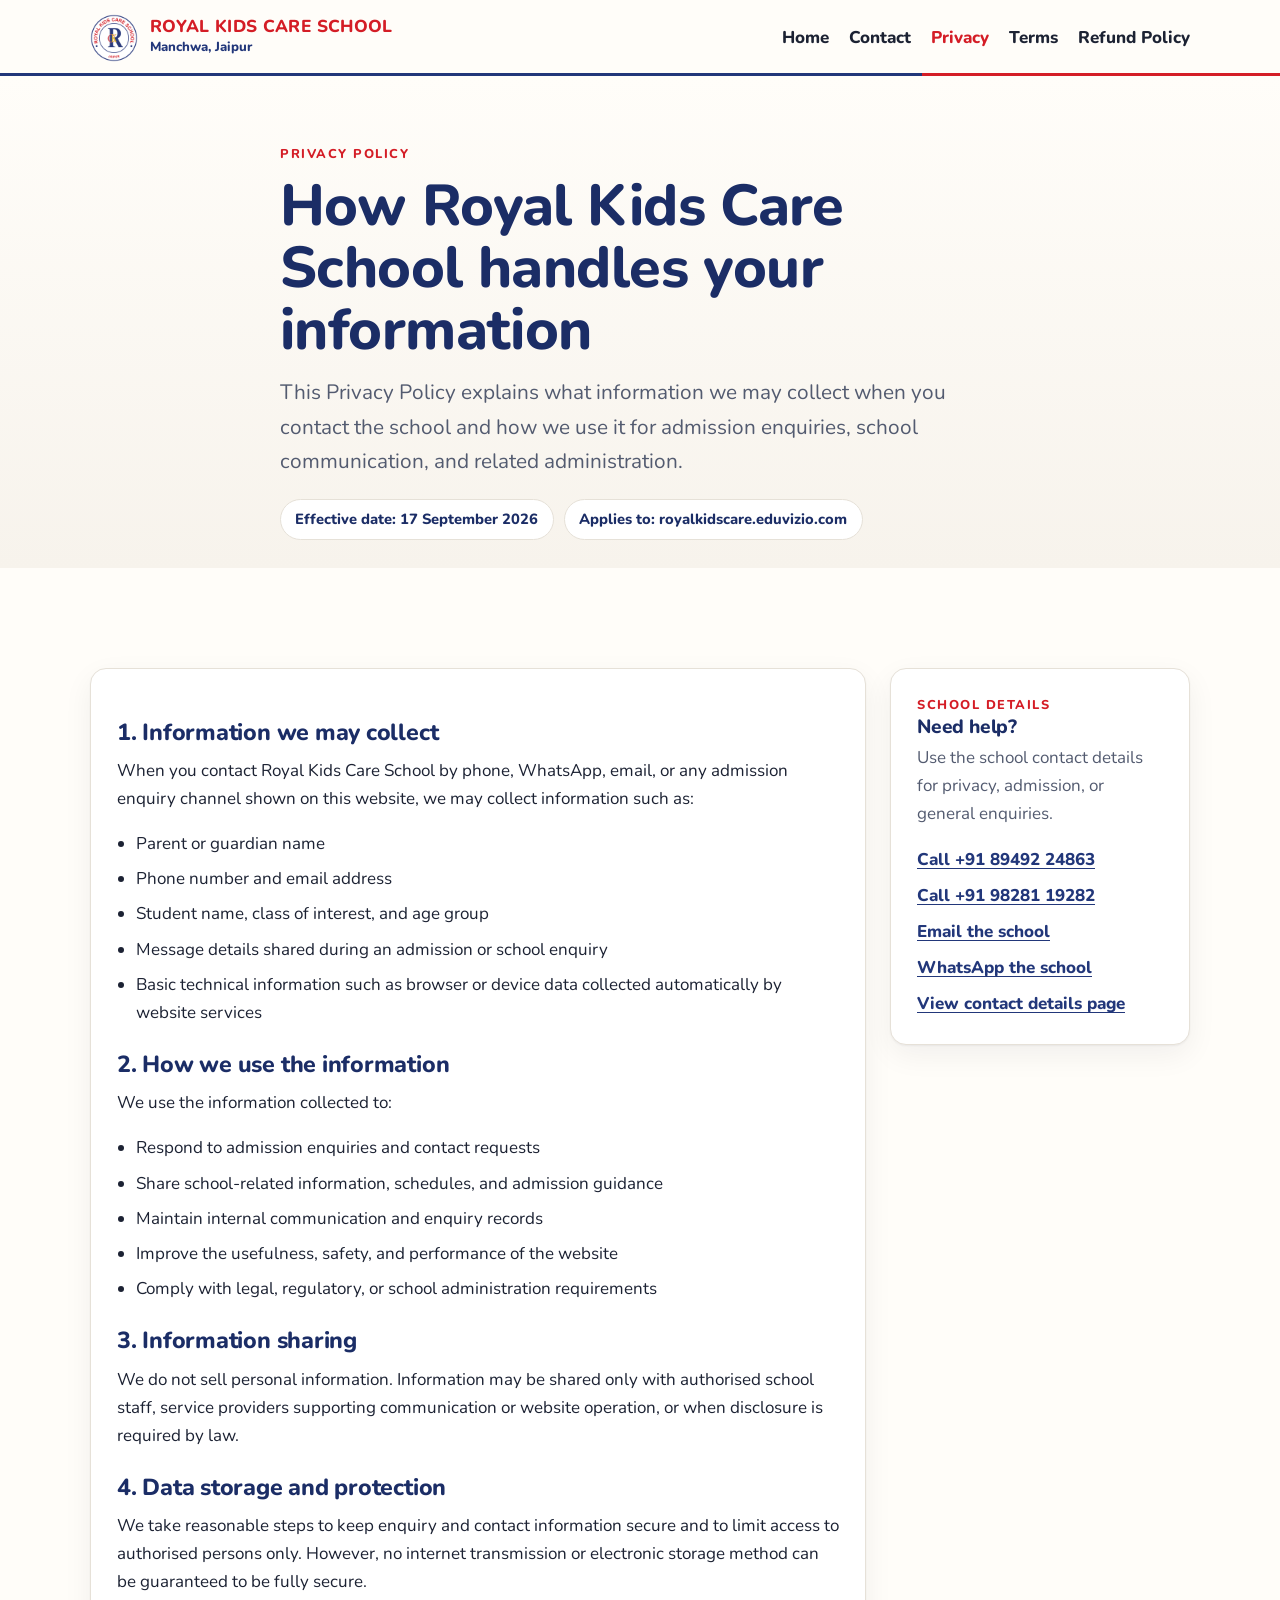
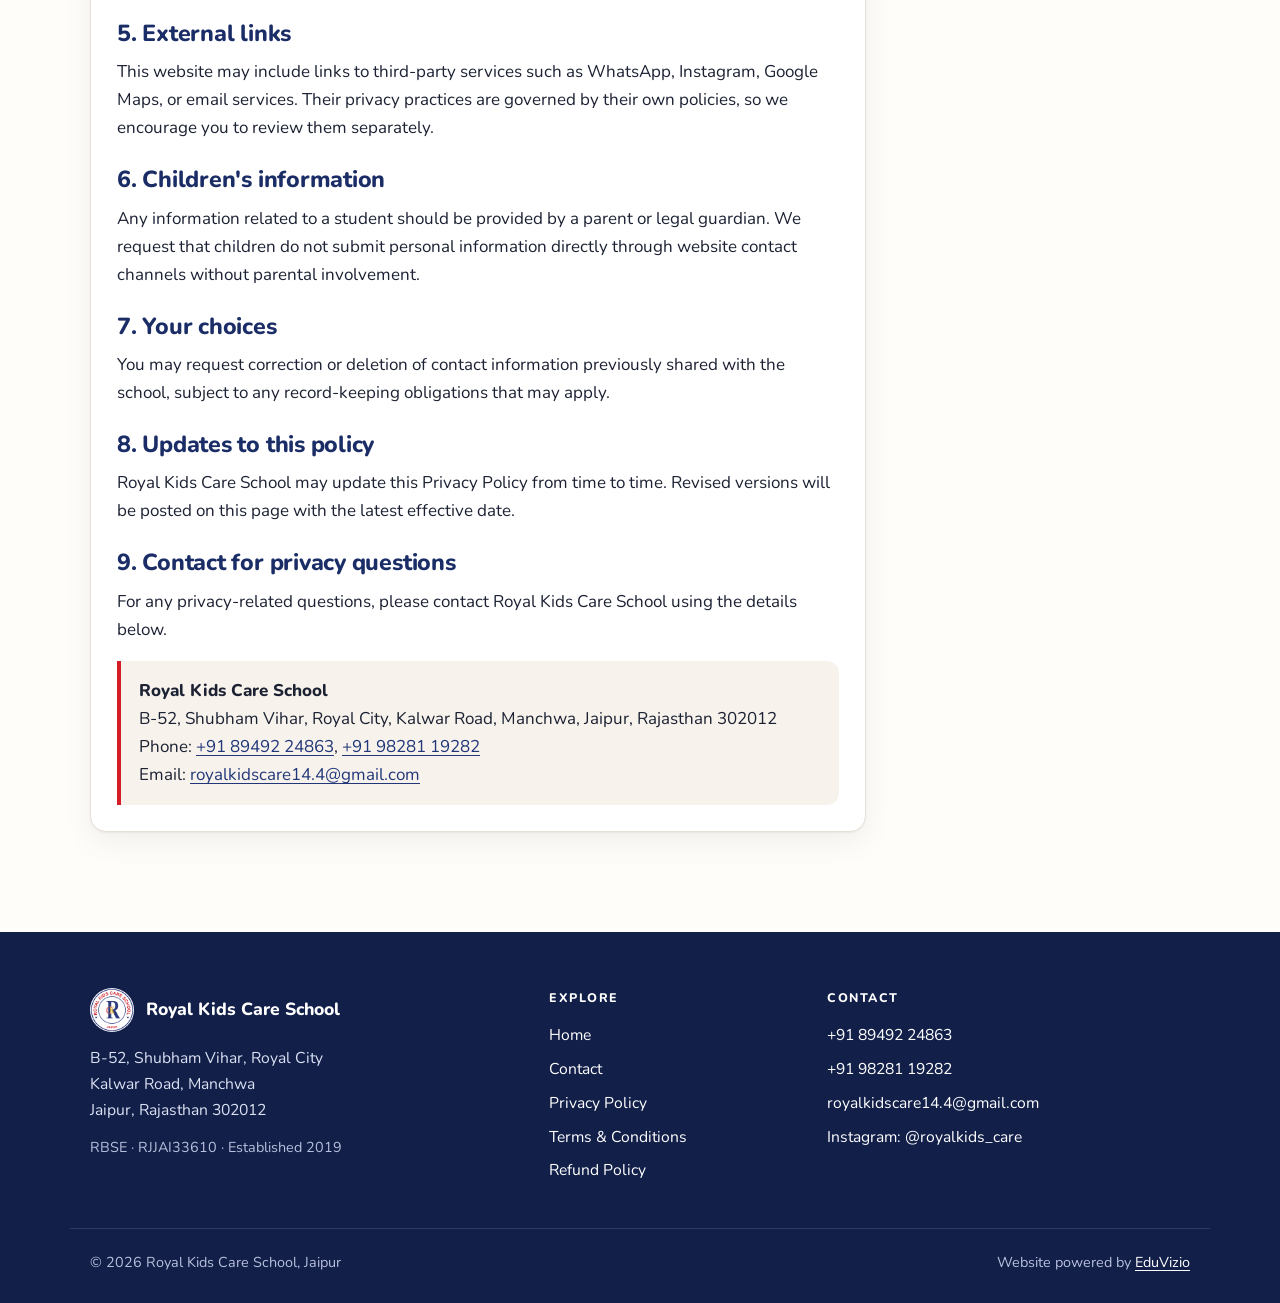
<file: privacy-policy.html>
<!doctype html>
<html lang="en-IN">
  <head>
    <meta charset="UTF-8" />
    <meta name="viewport" content="width=device-width, initial-scale=1, viewport-fit=cover" />
    <title>Privacy Policy | Royal Kids Care School, Jaipur</title>
    <meta
      name="description"
      content="Privacy Policy for Royal Kids Care School, Jaipur. Learn how admission enquiry and contact details are collected, used, and protected."
    />
    <link rel="canonical" href="https://royalkidscare.eduvizio.com/privacy-policy.html" />
    <meta name="theme-color" content="#1b2d66" />
    <link rel="icon" href="logo.png" />
    <link rel="stylesheet" crossorigin href="./assets/index-C3GhK0NW.css" />
    <link rel="stylesheet" href="./legal.css" />
  </head>
  <body class="legal-page">
    <a class="skip-link" href="#main">Skip to content</a>
    <header class="site-header legal-header">
      <div class="wrap legal-header-inner">
        <a class="brand" href="./index.html">
          <img class="logo" src="logo.png" alt="" width="48" height="48" />
          <span class="brand-text">
            <span class="brand-name">Royal Kids Care School</span>
            <span class="brand-place">Manchwa, Jaipur</span>
          </span>
        </a>
        <nav class="legal-nav" aria-label="Primary">
          <a href="./index.html">Home</a>
          <a href="./contact.html">Contact</a>
          <a href="./privacy-policy.html" aria-current="page">Privacy</a>
          <a href="./terms-and-conditions.html">Terms</a>
          <a href="./refund-policy.html">Refund Policy</a>
        </nav>
      </div>
    </header>

    <main id="main">
      <section class="legal-hero">
        <div class="wrap legal-hero-copy">
          <p class="eyebrow">Privacy Policy</p>
          <h1>How Royal Kids Care School handles your information</h1>
          <p class="lead">
            This Privacy Policy explains what information we may collect when you contact the
            school and how we use it for admission enquiries, school communication, and related
            administration.
          </p>
          <div class="legal-meta" aria-label="Policy details">
            <span class="legal-pill">Effective date: 17 September 2026</span>
            <span class="legal-pill">Applies to: royalkidscare.eduvizio.com</span>
          </div>
        </div>
      </section>

      <section class="section">
        <div class="wrap legal-layout">
          <article class="card legal-card">
            <h2>1. Information we may collect</h2>
            <p>
              When you contact Royal Kids Care School by phone, WhatsApp, email, or any admission
              enquiry channel shown on this website, we may collect information such as:
            </p>
            <ul>
              <li>Parent or guardian name</li>
              <li>Phone number and email address</li>
              <li>Student name, class of interest, and age group</li>
              <li>Message details shared during an admission or school enquiry</li>
              <li>Basic technical information such as browser or device data collected automatically by website services</li>
            </ul>

            <h2>2. How we use the information</h2>
            <p>We use the information collected to:</p>
            <ul>
              <li>Respond to admission enquiries and contact requests</li>
              <li>Share school-related information, schedules, and admission guidance</li>
              <li>Maintain internal communication and enquiry records</li>
              <li>Improve the usefulness, safety, and performance of the website</li>
              <li>Comply with legal, regulatory, or school administration requirements</li>
            </ul>

            <h2>3. Information sharing</h2>
            <p>
              We do not sell personal information. Information may be shared only with authorised
              school staff, service providers supporting communication or website operation, or when
              disclosure is required by law.
            </p>

            <h2>4. Data storage and protection</h2>
            <p>
              We take reasonable steps to keep enquiry and contact information secure and to limit
              access to authorised persons only. However, no internet transmission or electronic
              storage method can be guaranteed to be fully secure.
            </p>

            <h2>5. External links</h2>
            <p>
              This website may include links to third-party services such as WhatsApp, Instagram,
              Google Maps, or email services. Their privacy practices are governed by their own
              policies, so we encourage you to review them separately.
            </p>

            <h2>6. Children&apos;s information</h2>
            <p>
              Any information related to a student should be provided by a parent or legal guardian.
              We request that children do not submit personal information directly through website
              contact channels without parental involvement.
            </p>

            <h2>7. Your choices</h2>
            <p>
              You may request correction or deletion of contact information previously shared with
              the school, subject to any record-keeping obligations that may apply.
            </p>

            <h2>8. Updates to this policy</h2>
            <p>
              Royal Kids Care School may update this Privacy Policy from time to time. Revised
              versions will be posted on this page with the latest effective date.
            </p>

            <h2>9. Contact for privacy questions</h2>
            <p>
              For any privacy-related questions, please contact Royal Kids Care School using the
              details below.
            </p>
            <div class="legal-summary">
              <p>
                <strong>Royal Kids Care School</strong><br />
                B-52, Shubham Vihar, Royal City, Kalwar Road, Manchwa, Jaipur, Rajasthan 302012<br />
                Phone: <a href="tel:+918949224863">+91 89492 24863</a>,
                <a href="tel:+919828119282">+91 98281 19282</a><br />
                Email:
                <a href="mailto:royalkidscare14.4@gmail.com">royalkidscare14.4@gmail.com</a>
              </p>
            </div>
          </article>

          <aside class="card legal-sidebar" aria-label="School details">
            <div>
              <p class="eyebrow">School Details</p>
              <h2>Need help?</h2>
              <p class="muted">Use the school contact details for privacy, admission, or general enquiries.</p>
            </div>
            <ul>
              <li><a href="tel:+918949224863">Call +91 89492 24863</a></li>
              <li><a href="tel:+919828119282">Call +91 98281 19282</a></li>
              <li><a href="mailto:royalkidscare14.4@gmail.com">Email the school</a></li>
              <li><a href="https://wa.me/918949224863" target="_blank" rel="noopener noreferrer">WhatsApp the school</a></li>
              <li><a href="./contact.html">View contact details page</a></li>
            </ul>
          </aside>
        </div>
      </section>
    </main>

    <footer class="site-footer">
      <div class="wrap footer-grid">
        <div>
          <div class="footer-brand">
            <img class="logo" src="logo.png" alt="" width="44" height="44" />
            <span class="footer-name">Royal Kids Care School</span>
          </div>
          <address class="footer-address">
            <span class="address-line">B-52, Shubham Vihar, Royal City</span>
            <span class="address-line">Kalwar Road, Manchwa</span>
            <span class="address-line">Jaipur, Rajasthan 302012</span>
          </address>
          <p class="footer-note">RBSE · RJJAI33610 · Established 2019</p>
        </div>
        <nav aria-label="Footer">
          <p class="footer-title">Explore</p>
          <ul class="footer-links">
            <li><a href="./index.html">Home</a></li>
            <li><a href="./contact.html">Contact</a></li>
            <li><a href="./privacy-policy.html">Privacy Policy</a></li>
            <li><a href="./terms-and-conditions.html">Terms &amp; Conditions</a></li>
            <li><a href="./refund-policy.html">Refund Policy</a></li>
          </ul>
        </nav>
        <div>
          <p class="footer-title">Contact</p>
          <ul class="footer-links">
            <li><a href="tel:+918949224863">+91 89492 24863</a></li>
            <li><a href="tel:+919828119282">+91 98281 19282</a></li>
            <li><a href="mailto:royalkidscare14.4@gmail.com">royalkidscare14.4@gmail.com</a></li>
            <li>
              <a href="https://www.instagram.com/royalkids_care/" target="_blank" rel="noopener noreferrer">
                Instagram: @royalkids_care
              </a>
            </li>
          </ul>
        </div>
      </div>
      <div class="wrap footer-bottom">
        <p>&copy; 2026 Royal Kids Care School, Jaipur</p>
        <p>Website powered by <a href="https://eduvizio.com" target="_blank" rel="noopener">EduVizio</a></p>
      </div>
    </footer>
  </body>
</html>
</file>
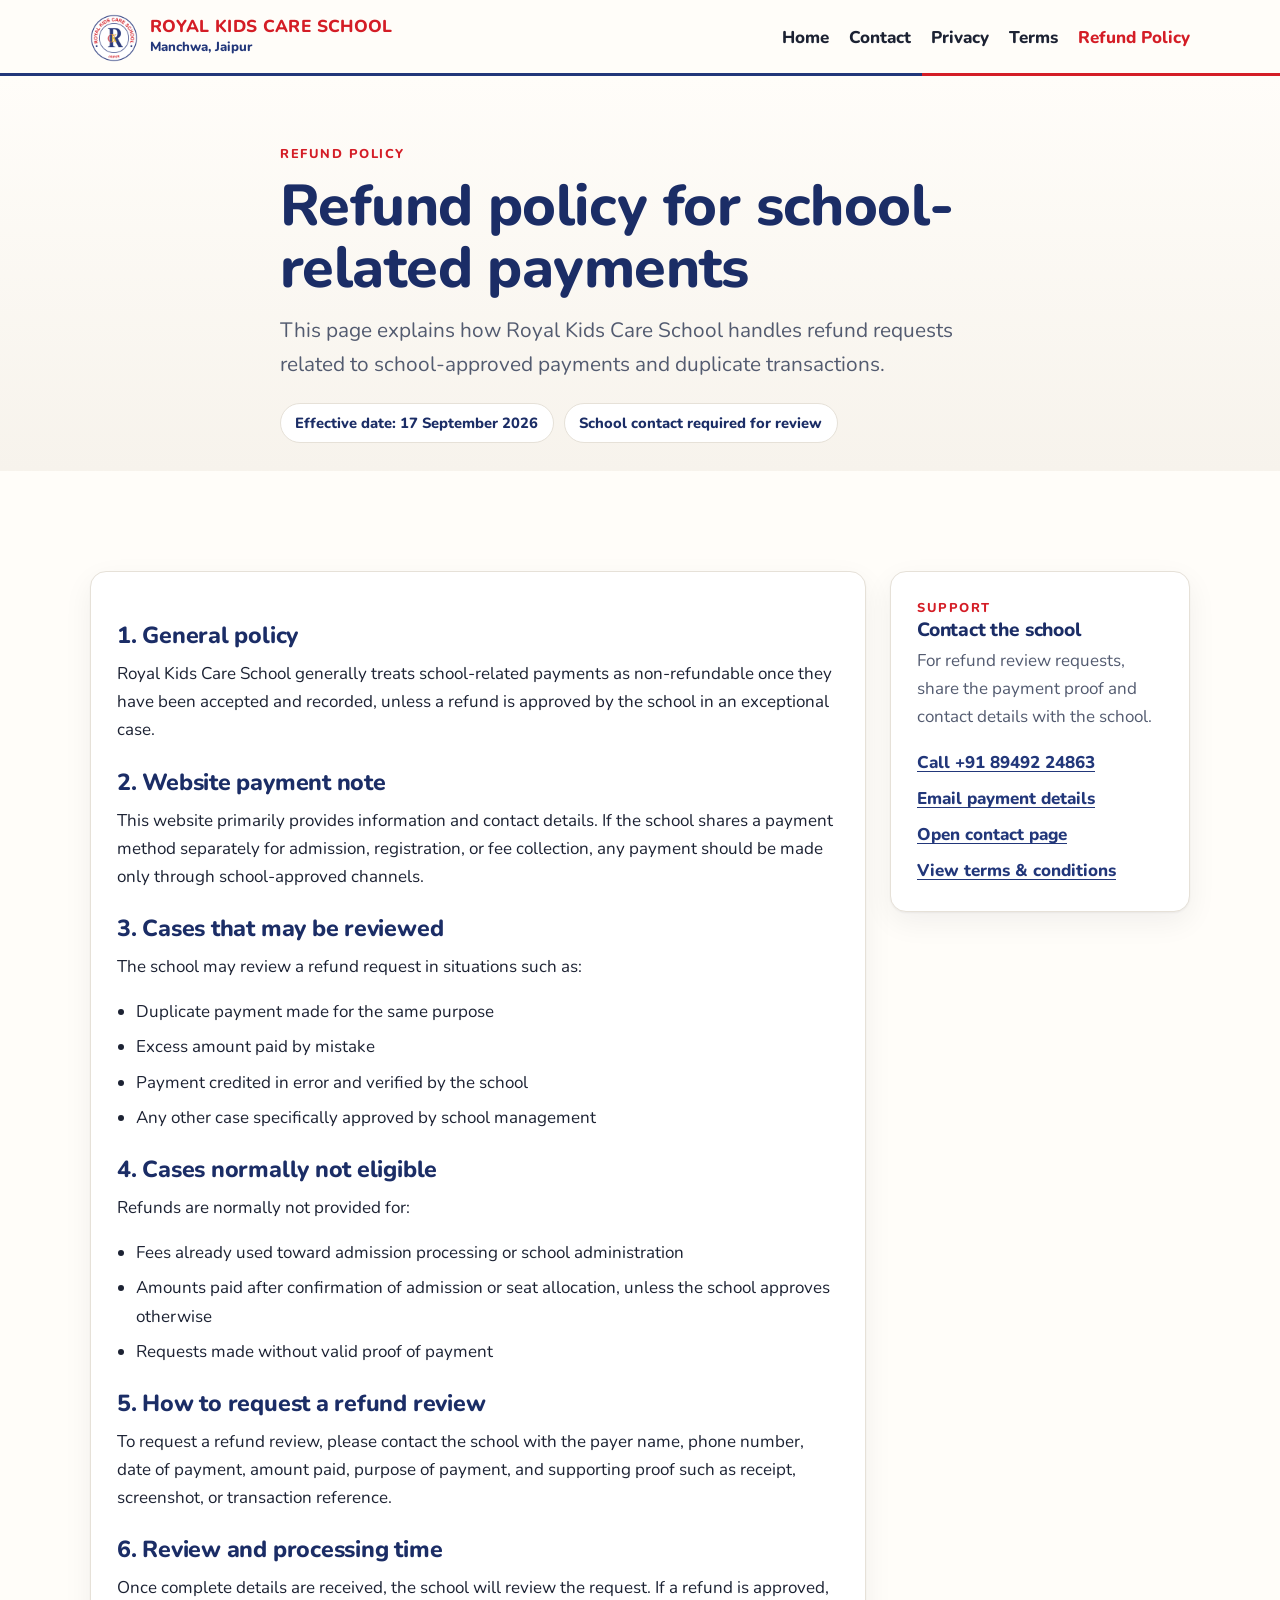
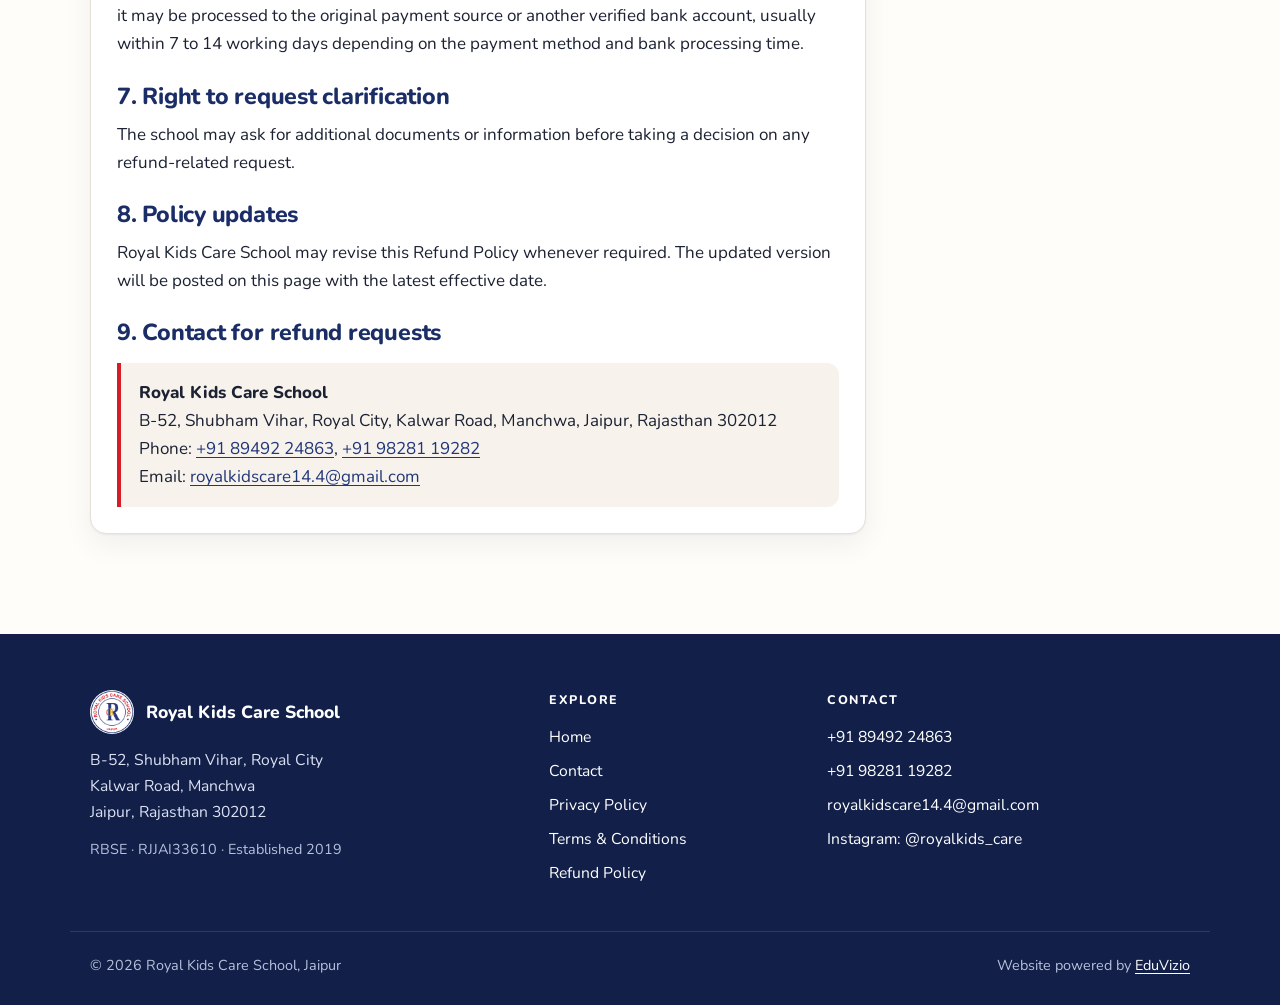
<file: refund-policy.html>
<!doctype html>
<html lang="en-IN">
  <head>
    <meta charset="UTF-8" />
    <meta name="viewport" content="width=device-width, initial-scale=1, viewport-fit=cover" />
    <title>Refund Policy | Royal Kids Care School, Jaipur</title>
    <meta
      name="description"
      content="Refund Policy for Royal Kids Care School, Jaipur, covering school payments, duplicate payments, and refund request handling."
    />
    <link rel="canonical" href="https://royalkidscare.eduvizio.com/refund-policy.html" />
    <meta name="theme-color" content="#1b2d66" />
    <link rel="icon" href="logo.png" />
    <link rel="stylesheet" crossorigin href="./assets/index-C3GhK0NW.css" />
    <link rel="stylesheet" href="./legal.css" />
  </head>
  <body class="legal-page">
    <a class="skip-link" href="#main">Skip to content</a>
    <header class="site-header legal-header">
      <div class="wrap legal-header-inner">
        <a class="brand" href="./index.html">
          <img class="logo" src="logo.png" alt="" width="48" height="48" />
          <span class="brand-text">
            <span class="brand-name">Royal Kids Care School</span>
            <span class="brand-place">Manchwa, Jaipur</span>
          </span>
        </a>
        <nav class="legal-nav" aria-label="Primary">
          <a href="./index.html">Home</a>
          <a href="./contact.html">Contact</a>
          <a href="./privacy-policy.html">Privacy</a>
          <a href="./terms-and-conditions.html">Terms</a>
          <a href="./refund-policy.html" aria-current="page">Refund Policy</a>
        </nav>
      </div>
    </header>

    <main id="main">
      <section class="legal-hero">
        <div class="wrap legal-hero-copy">
          <p class="eyebrow">Refund Policy</p>
          <h1>Refund policy for school-related payments</h1>
          <p class="lead">
            This page explains how Royal Kids Care School handles refund requests related to
            school-approved payments and duplicate transactions.
          </p>
          <div class="legal-meta" aria-label="Policy details">
            <span class="legal-pill">Effective date: 17 September 2026</span>
            <span class="legal-pill">School contact required for review</span>
          </div>
        </div>
      </section>

      <section class="section">
        <div class="wrap legal-layout">
          <article class="card legal-card">
            <h2>1. General policy</h2>
            <p>
              Royal Kids Care School generally treats school-related payments as non-refundable once
              they have been accepted and recorded, unless a refund is approved by the school in an
              exceptional case.
            </p>

            <h2>2. Website payment note</h2>
            <p>
              This website primarily provides information and contact details. If the school shares a
              payment method separately for admission, registration, or fee collection, any payment
              should be made only through school-approved channels.
            </p>

            <h2>3. Cases that may be reviewed</h2>
            <p>The school may review a refund request in situations such as:</p>
            <ul>
              <li>Duplicate payment made for the same purpose</li>
              <li>Excess amount paid by mistake</li>
              <li>Payment credited in error and verified by the school</li>
              <li>Any other case specifically approved by school management</li>
            </ul>

            <h2>4. Cases normally not eligible</h2>
            <p>Refunds are normally not provided for:</p>
            <ul>
              <li>Fees already used toward admission processing or school administration</li>
              <li>Amounts paid after confirmation of admission or seat allocation, unless the school approves otherwise</li>
              <li>Requests made without valid proof of payment</li>
            </ul>

            <h2>5. How to request a refund review</h2>
            <p>
              To request a refund review, please contact the school with the payer name, phone
              number, date of payment, amount paid, purpose of payment, and supporting proof such as
              receipt, screenshot, or transaction reference.
            </p>

            <h2>6. Review and processing time</h2>
            <p>
              Once complete details are received, the school will review the request. If a refund is
              approved, it may be processed to the original payment source or another verified bank
              account, usually within 7 to 14 working days depending on the payment method and bank
              processing time.
            </p>

            <h2>7. Right to request clarification</h2>
            <p>
              The school may ask for additional documents or information before taking a decision on
              any refund-related request.
            </p>

            <h2>8. Policy updates</h2>
            <p>
              Royal Kids Care School may revise this Refund Policy whenever required. The updated
              version will be posted on this page with the latest effective date.
            </p>

            <h2>9. Contact for refund requests</h2>
            <div class="legal-summary">
              <p>
                <strong>Royal Kids Care School</strong><br />
                B-52, Shubham Vihar, Royal City, Kalwar Road, Manchwa, Jaipur, Rajasthan 302012<br />
                Phone: <a href="tel:+918949224863">+91 89492 24863</a>,
                <a href="tel:+919828119282">+91 98281 19282</a><br />
                Email:
                <a href="mailto:royalkidscare14.4@gmail.com">royalkidscare14.4@gmail.com</a>
              </p>
            </div>
          </article>

          <aside class="card legal-sidebar" aria-label="Quick links">
            <div>
              <p class="eyebrow">Support</p>
              <h2>Contact the school</h2>
              <p class="muted">For refund review requests, share the payment proof and contact details with the school.</p>
            </div>
            <ul>
              <li><a href="tel:+918949224863">Call +91 89492 24863</a></li>
              <li><a href="mailto:royalkidscare14.4@gmail.com">Email payment details</a></li>
              <li><a href="./contact.html">Open contact page</a></li>
              <li><a href="./terms-and-conditions.html">View terms &amp; conditions</a></li>
            </ul>
          </aside>
        </div>
      </section>
    </main>

    <footer class="site-footer">
      <div class="wrap footer-grid">
        <div>
          <div class="footer-brand">
            <img class="logo" src="logo.png" alt="" width="44" height="44" />
            <span class="footer-name">Royal Kids Care School</span>
          </div>
          <address class="footer-address">
            <span class="address-line">B-52, Shubham Vihar, Royal City</span>
            <span class="address-line">Kalwar Road, Manchwa</span>
            <span class="address-line">Jaipur, Rajasthan 302012</span>
          </address>
          <p class="footer-note">RBSE · RJJAI33610 · Established 2019</p>
        </div>
        <nav aria-label="Footer">
          <p class="footer-title">Explore</p>
          <ul class="footer-links">
            <li><a href="./index.html">Home</a></li>
            <li><a href="./contact.html">Contact</a></li>
            <li><a href="./privacy-policy.html">Privacy Policy</a></li>
            <li><a href="./terms-and-conditions.html">Terms &amp; Conditions</a></li>
            <li><a href="./refund-policy.html">Refund Policy</a></li>
          </ul>
        </nav>
        <div>
          <p class="footer-title">Contact</p>
          <ul class="footer-links">
            <li><a href="tel:+918949224863">+91 89492 24863</a></li>
            <li><a href="tel:+919828119282">+91 98281 19282</a></li>
            <li><a href="mailto:royalkidscare14.4@gmail.com">royalkidscare14.4@gmail.com</a></li>
            <li>
              <a href="https://www.instagram.com/royalkids_care/" target="_blank" rel="noopener noreferrer">
                Instagram: @royalkids_care
              </a>
            </li>
          </ul>
        </div>
      </div>
      <div class="wrap footer-bottom">
        <p>&copy; 2026 Royal Kids Care School, Jaipur</p>
        <p>Website powered by <a href="https://eduvizio.com" target="_blank" rel="noopener">EduVizio</a></p>
      </div>
    </footer>
  </body>
</html>
</file>
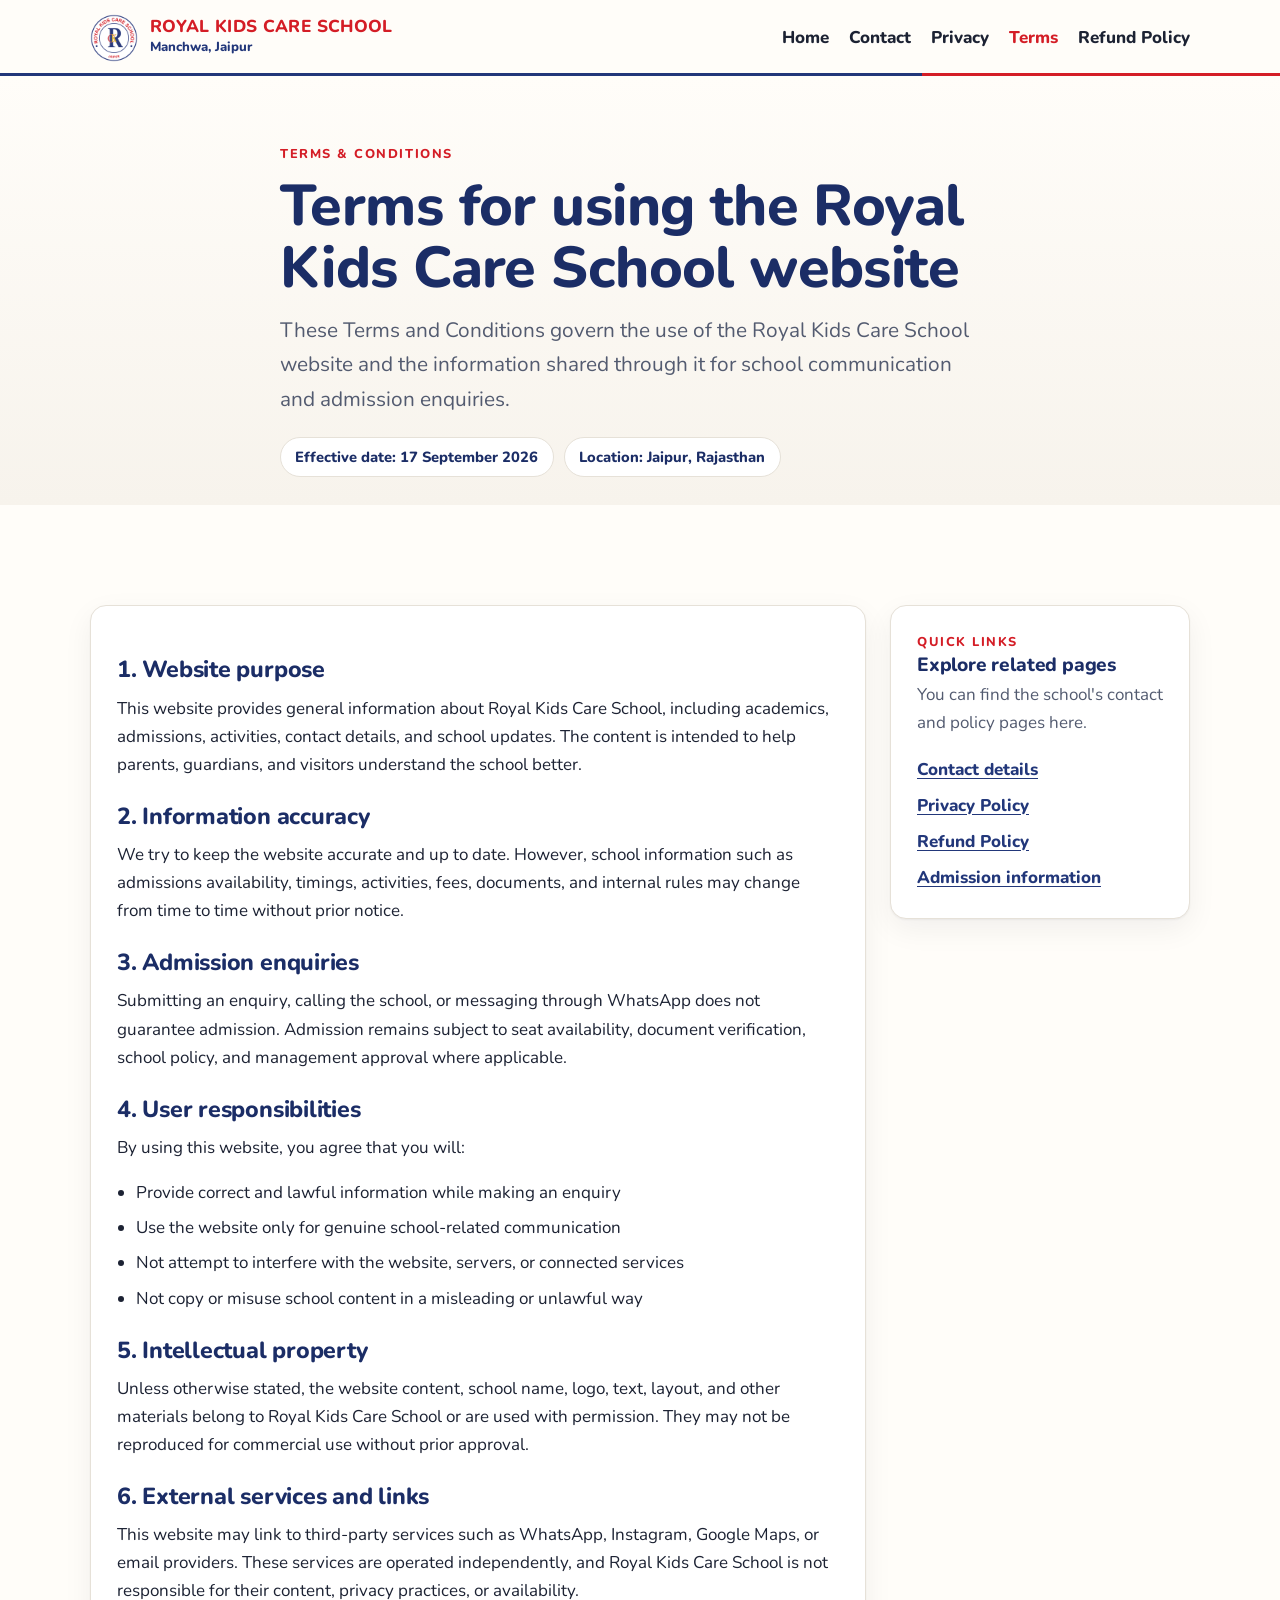
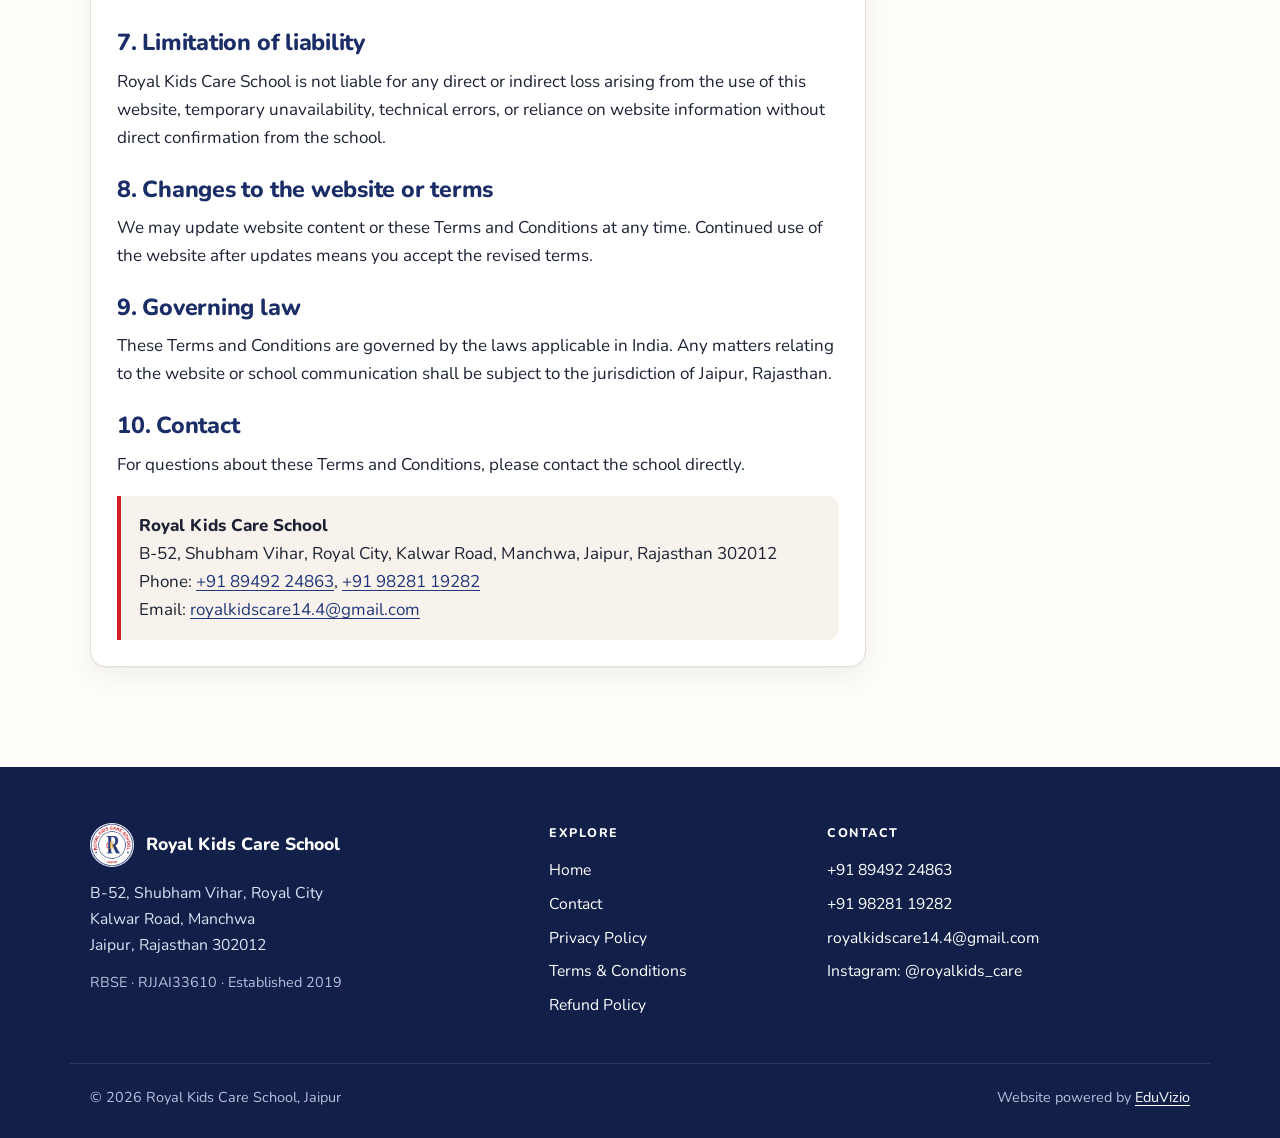
<file: terms-and-conditions.html>
<!doctype html>
<html lang="en-IN">
  <head>
    <meta charset="UTF-8" />
    <meta name="viewport" content="width=device-width, initial-scale=1, viewport-fit=cover" />
    <title>Terms and Conditions | Royal Kids Care School, Jaipur</title>
    <meta
      name="description"
      content="Terms and Conditions for the Royal Kids Care School website, including admissions enquiries, website use, and school information."
    />
    <link rel="canonical" href="https://royalkidscare.eduvizio.com/terms-and-conditions.html" />
    <meta name="theme-color" content="#1b2d66" />
    <link rel="icon" href="logo.png" />
    <link rel="stylesheet" crossorigin href="./assets/index-C3GhK0NW.css" />
    <link rel="stylesheet" href="./legal.css" />
  </head>
  <body class="legal-page">
    <a class="skip-link" href="#main">Skip to content</a>
    <header class="site-header legal-header">
      <div class="wrap legal-header-inner">
        <a class="brand" href="./index.html">
          <img class="logo" src="logo.png" alt="" width="48" height="48" />
          <span class="brand-text">
            <span class="brand-name">Royal Kids Care School</span>
            <span class="brand-place">Manchwa, Jaipur</span>
          </span>
        </a>
        <nav class="legal-nav" aria-label="Primary">
          <a href="./index.html">Home</a>
          <a href="./contact.html">Contact</a>
          <a href="./privacy-policy.html">Privacy</a>
          <a href="./terms-and-conditions.html" aria-current="page">Terms</a>
          <a href="./refund-policy.html">Refund Policy</a>
        </nav>
      </div>
    </header>

    <main id="main">
      <section class="legal-hero">
        <div class="wrap legal-hero-copy">
          <p class="eyebrow">Terms &amp; Conditions</p>
          <h1>Terms for using the Royal Kids Care School website</h1>
          <p class="lead">
            These Terms and Conditions govern the use of the Royal Kids Care School website and the
            information shared through it for school communication and admission enquiries.
          </p>
          <div class="legal-meta" aria-label="Policy details">
            <span class="legal-pill">Effective date: 17 September 2026</span>
            <span class="legal-pill">Location: Jaipur, Rajasthan</span>
          </div>
        </div>
      </section>

      <section class="section">
        <div class="wrap legal-layout">
          <article class="card legal-card">
            <h2>1. Website purpose</h2>
            <p>
              This website provides general information about Royal Kids Care School, including
              academics, admissions, activities, contact details, and school updates. The content is
              intended to help parents, guardians, and visitors understand the school better.
            </p>

            <h2>2. Information accuracy</h2>
            <p>
              We try to keep the website accurate and up to date. However, school information such
              as admissions availability, timings, activities, fees, documents, and internal rules
              may change from time to time without prior notice.
            </p>

            <h2>3. Admission enquiries</h2>
            <p>
              Submitting an enquiry, calling the school, or messaging through WhatsApp does not
              guarantee admission. Admission remains subject to seat availability, document
              verification, school policy, and management approval where applicable.
            </p>

            <h2>4. User responsibilities</h2>
            <p>By using this website, you agree that you will:</p>
            <ul>
              <li>Provide correct and lawful information while making an enquiry</li>
              <li>Use the website only for genuine school-related communication</li>
              <li>Not attempt to interfere with the website, servers, or connected services</li>
              <li>Not copy or misuse school content in a misleading or unlawful way</li>
            </ul>

            <h2>5. Intellectual property</h2>
            <p>
              Unless otherwise stated, the website content, school name, logo, text, layout, and
              other materials belong to Royal Kids Care School or are used with permission. They may
              not be reproduced for commercial use without prior approval.
            </p>

            <h2>6. External services and links</h2>
            <p>
              This website may link to third-party services such as WhatsApp, Instagram, Google
              Maps, or email providers. These services are operated independently, and Royal Kids
              Care School is not responsible for their content, privacy practices, or availability.
            </p>

            <h2>7. Limitation of liability</h2>
            <p>
              Royal Kids Care School is not liable for any direct or indirect loss arising from the
              use of this website, temporary unavailability, technical errors, or reliance on website
              information without direct confirmation from the school.
            </p>

            <h2>8. Changes to the website or terms</h2>
            <p>
              We may update website content or these Terms and Conditions at any time. Continued use
              of the website after updates means you accept the revised terms.
            </p>

            <h2>9. Governing law</h2>
            <p>
              These Terms and Conditions are governed by the laws applicable in India. Any matters
              relating to the website or school communication shall be subject to the jurisdiction of
              Jaipur, Rajasthan.
            </p>

            <h2>10. Contact</h2>
            <p>
              For questions about these Terms and Conditions, please contact the school directly.
            </p>
            <div class="legal-summary">
              <p>
                <strong>Royal Kids Care School</strong><br />
                B-52, Shubham Vihar, Royal City, Kalwar Road, Manchwa, Jaipur, Rajasthan 302012<br />
                Phone: <a href="tel:+918949224863">+91 89492 24863</a>,
                <a href="tel:+919828119282">+91 98281 19282</a><br />
                Email:
                <a href="mailto:royalkidscare14.4@gmail.com">royalkidscare14.4@gmail.com</a>
              </p>
            </div>
          </article>

          <aside class="card legal-sidebar" aria-label="Quick links">
            <div>
              <p class="eyebrow">Quick Links</p>
              <h2>Explore related pages</h2>
              <p class="muted">You can find the school&apos;s contact and policy pages here.</p>
            </div>
            <ul>
              <li><a href="./contact.html">Contact details</a></li>
              <li><a href="./privacy-policy.html">Privacy Policy</a></li>
              <li><a href="./refund-policy.html">Refund Policy</a></li>
              <li><a href="./index.html#admissions">Admission information</a></li>
            </ul>
          </aside>
        </div>
      </section>
    </main>

    <footer class="site-footer">
      <div class="wrap footer-grid">
        <div>
          <div class="footer-brand">
            <img class="logo" src="logo.png" alt="" width="44" height="44" />
            <span class="footer-name">Royal Kids Care School</span>
          </div>
          <address class="footer-address">
            <span class="address-line">B-52, Shubham Vihar, Royal City</span>
            <span class="address-line">Kalwar Road, Manchwa</span>
            <span class="address-line">Jaipur, Rajasthan 302012</span>
          </address>
          <p class="footer-note">RBSE · RJJAI33610 · Established 2019</p>
        </div>
        <nav aria-label="Footer">
          <p class="footer-title">Explore</p>
          <ul class="footer-links">
            <li><a href="./index.html">Home</a></li>
            <li><a href="./contact.html">Contact</a></li>
            <li><a href="./privacy-policy.html">Privacy Policy</a></li>
            <li><a href="./terms-and-conditions.html">Terms &amp; Conditions</a></li>
            <li><a href="./refund-policy.html">Refund Policy</a></li>
          </ul>
        </nav>
        <div>
          <p class="footer-title">Contact</p>
          <ul class="footer-links">
            <li><a href="tel:+918949224863">+91 89492 24863</a></li>
            <li><a href="tel:+919828119282">+91 98281 19282</a></li>
            <li><a href="mailto:royalkidscare14.4@gmail.com">royalkidscare14.4@gmail.com</a></li>
            <li>
              <a href="https://www.instagram.com/royalkids_care/" target="_blank" rel="noopener noreferrer">
                Instagram: @royalkids_care
              </a>
            </li>
          </ul>
        </div>
      </div>
      <div class="wrap footer-bottom">
        <p>&copy; 2026 Royal Kids Care School, Jaipur</p>
        <p>Website powered by <a href="https://eduvizio.com" target="_blank" rel="noopener">EduVizio</a></p>
      </div>
    </footer>
  </body>
</html>
</file>
<file: assets/index-C3GhK0NW.css>
@font-face{font-family:Nunito;font-style:normal;font-display:swap;font-weight:400;src:url(./nunito-latin-400-normal-r8SDr6Up.woff2) format("woff2"),url(./nunito-latin-400-normal-DKg4f3fz.woff) format("woff")}@font-face{font-family:Nunito;font-style:normal;font-display:swap;font-weight:600;src:url(./nunito-latin-600-normal-Br8yIETf.woff2) format("woff2"),url(./nunito-latin-600-normal-Cd0eNu1l.woff) format("woff")}@font-face{font-family:Nunito;font-style:normal;font-display:swap;font-weight:800;src:url(./nunito-latin-800-normal-Dz8SOQK_.woff2) format("woff2"),url(./nunito-latin-800-normal-D-J0wlBY.woff) format("woff")}:root{--brand: #1f3a8a;--brand-strong: #172b66;--brand-deep: #0f1d45;--accent: #c81e1e;--accent-strong: #a51717;--accent-soft: #fdecec;--ink: #1c2233;--muted: #535b70;--line: #e6e1d8;--bg: #fffdf9;--surface: #ffffff;--tint: #f7f3ec;--live: #15803d;--radius: 16px;--shadow: 0 1px 2px rgba(20, 24, 40, .05), 0 10px 30px rgba(20, 24, 40, .06);--shadow-lift: 0 2px 4px rgba(20, 24, 40, .06), 0 18px 40px rgba(20, 24, 40, .1);--font: "Nunito", system-ui, -apple-system, "Segoe UI", Roboto, "Helvetica Neue", Arial, sans-serif;--wrap: 1140px;--header-h: 76px}*,*:before,*:after{box-sizing:border-box}html{scroll-behavior:smooth;scroll-padding-top:calc(var(--header-h) + 12px);-webkit-text-size-adjust:100%}body{margin:0;font-family:var(--font);font-size:1.0625rem;line-height:1.65;color:var(--ink);background:var(--bg);-webkit-font-smoothing:antialiased}img{max-width:100%;height:auto;display:block}a{color:var(--brand);text-underline-offset:3px}a:hover{color:var(--accent-strong)}:focus-visible{outline:3px solid var(--accent);outline-offset:3px;border-radius:6px}h1,h2,h3{margin:0 0 .5em;line-height:1.2;font-weight:800;color:var(--brand-strong);letter-spacing:-.01em}h1{font-size:clamp(2.2rem,4.5vw + 1rem,3.6rem);line-height:1.08}h2{font-size:clamp(1.7rem,2.2vw + 1rem,2.45rem)}h3{font-size:1.2rem}p{margin:0 0 1em}address{font-style:normal}.wrap{width:100%;max-width:var(--wrap);margin-inline:auto;padding-inline:20px}.sr-only{position:absolute;width:1px;height:1px;margin:-1px;padding:0;overflow:hidden;clip:rect(0 0 0 0);white-space:nowrap;border:0}.skip-link{position:absolute;left:12px;top:-80px;z-index:100;padding:10px 16px;border-radius:10px;background:var(--brand-strong);color:#fff;font-weight:800}.skip-link:focus{top:12px;color:#fff}.muted{color:var(--muted)}.eyebrow{margin:0 0 .6rem;font-size:.8rem;font-weight:800;letter-spacing:.12em;text-transform:uppercase;color:var(--accent)}.todo{display:block;margin:0 0 1em;padding:10px 14px;border:2px dashed #d97706;border-radius:10px;background:#fffbeb;color:#92400e;font-size:.92rem;font-weight:700;line-height:1.45}.btn{display:inline-flex;align-items:center;justify-content:center;gap:.5rem;min-height:48px;padding:.7rem 1.35rem;border:2px solid transparent;border-radius:999px;font:inherit;font-weight:800;font-size:1rem;line-height:1.2;text-align:center;text-decoration:none;cursor:pointer;transition:background-color .15s ease,color .15s ease,border-color .15s ease,box-shadow .15s ease}.btn-lg{min-height:54px;padding:.85rem 1.6rem;font-size:1.05rem}.btn-primary{background:var(--accent);color:#fff;box-shadow:0 6px 16px #c81e1e2e}.btn-primary:hover{background:var(--accent-strong);color:#fff}.btn-outline{border-color:var(--brand);background:transparent;color:var(--brand)}.btn-outline:hover{background:var(--brand);color:#fff}.chips{display:flex;flex-wrap:wrap;gap:8px;margin:0;padding:0;list-style:none}.chips li{padding:.3rem .85rem;border:1px solid var(--line);border-radius:999px;background:var(--surface);font-size:.92rem;font-weight:700;color:var(--brand-strong)}.card{padding:26px;border:1px solid var(--line);border-radius:var(--radius);background:var(--surface);box-shadow:var(--shadow)}.card-lift{transition:transform .2s ease,box-shadow .2s ease}.card-lift:hover{transform:translateY(-3px);box-shadow:var(--shadow-lift)}.icon-tile{display:grid;place-items:center;flex:none;width:52px;height:52px;margin-bottom:16px;border-radius:14px;background:var(--accent-soft);color:var(--accent)}.icon-tile-sm{width:44px;height:44px;margin:0;border-radius:12px}.stack{display:grid;gap:10px}.meta-line{display:flex;align-items:center;gap:.5rem;margin:16px 0 0;font-size:.95rem;color:var(--muted)}.text-link{display:inline-flex;align-items:center;gap:.35rem;margin-top:6px;font-weight:800}.section{padding-block:clamp(60px,8vw,100px)}.section-tint{background:var(--tint)}.section-head{max-width:660px;margin-bottom:40px}.section-lead{font-size:1.1rem;color:var(--muted)}.section-foot{margin:32px 0 0}.grid-3{display:grid;gap:20px}@media (min-width: 760px){.grid-3{grid-template-columns:repeat(3,1fr)}}.site-header{position:sticky;top:0;z-index:50;background:#fffdf9f7;transition:box-shadow .2s ease}.site-header:after{content:"";position:absolute;left:0;right:0;bottom:0;height:3px;background:linear-gradient(90deg,var(--brand) 0 72%,var(--accent) 72% 100%)}.site-header[data-scrolled]{box-shadow:0 6px 20px #14182814}.header-inner{display:flex;flex-wrap:wrap;align-items:center;justify-content:space-between;gap:12px 16px;min-height:var(--header-h)}.brand{display:flex;flex:1 1 0;align-items:center;gap:12px;min-width:0;color:inherit;text-decoration:none}.logo{flex:none;border-radius:50%;object-fit:contain}.logo-slot{display:grid;place-items:center;border:2px dashed #d97706;background:#fffbeb;color:#92400e;font-size:.62rem;font-weight:800;text-transform:uppercase}.brand-name{display:block;font-size:.98rem;font-weight:800;line-height:1.15;letter-spacing:.02em;text-transform:uppercase;color:var(--accent)}.brand-place{display:block;font-size:.82rem;font-weight:700;color:var(--brand)}.nav-toggle{display:none;flex:none;place-items:center;width:48px;height:48px;padding:0;border:1px solid var(--line);border-radius:12px;background:var(--surface);color:var(--brand-strong);cursor:pointer}.nav-toggle .icon-close,[data-open] .nav-toggle .icon-open{display:none}[data-open] .nav-toggle .icon-close{display:block}.site-nav ul{margin:0;padding:0;list-style:none}.site-nav a:not(.btn){display:block;padding:.8rem .25rem;font-weight:700;color:var(--ink);text-decoration:none}.site-nav a:not(.btn):hover{color:var(--accent)}@media (max-width: 959px){.site-nav{width:100%;padding-bottom:16px}.site-nav li+li{border-top:1px solid var(--line)}.header-cta{width:100%;margin-top:12px}.js .nav-toggle{display:inline-grid}.js .site-nav{display:none;position:absolute;left:0;right:0;top:100%;padding:4px 20px 20px;border-bottom:1px solid var(--line);background:var(--bg);box-shadow:0 18px 30px #1418281f}.js [data-open] .site-nav{display:block}}@media (min-width: 960px){.brand-name{font-size:1.08rem}.site-nav{display:flex;align-items:center;gap:28px}.site-nav ul{display:flex;gap:24px}.site-nav a:not(.btn){padding:.5rem 0;font-size:.98rem}}.hero{padding-block:clamp(40px,7vw,96px);background:linear-gradient(180deg,var(--bg) 0%,var(--tint) 100%)}.hero-grid{display:grid;gap:36px;align-items:center}@media (min-width: 960px){.hero-grid{grid-template-columns:1.3fr .85fr;gap:64px}}.badge{display:inline-flex;align-items:center;gap:.55rem;margin:0 0 1.1rem;padding:.4rem .95rem;border:1px solid var(--line);border-radius:999px;background:var(--surface);font-size:.92rem;font-weight:800;color:var(--brand-strong)}.badge-dot{width:9px;height:9px;border-radius:50%;background:var(--live);box-shadow:0 0 0 4px #15803d29}.tagline{font-size:1.25rem;font-weight:800;color:var(--accent)}.lead{max-width:34em;font-size:clamp(1.1rem,.8vw + .95rem,1.3rem);color:var(--muted)}.hero .chips{margin-top:4px}.actions{display:flex;flex-wrap:wrap;gap:12px;margin-top:28px}@media (max-width: 519px){.actions .btn{flex:1 1 100%}}.hero-card{border-top:5px solid var(--accent)}.hero-card h2{font-size:1.5rem}.about-grid{display:grid;gap:36px}@media (min-width: 900px){.about-grid{grid-template-columns:1.25fr .9fr;gap:64px;align-items:start}}.about-copy p{max-width:38em;font-size:1.08rem}.about-quote{margin:28px 0 0;padding:18px 22px;border-left:4px solid var(--accent);border-radius:0 12px 12px 0;background:var(--tint)}.about-quote blockquote{margin:0}.about-quote blockquote p{margin:0 0 .4rem;font-size:1.2rem;font-weight:600;line-height:1.45;color:var(--brand-strong)}.about-quote figcaption{font-size:.95rem;font-weight:700;color:var(--muted)}.facts-card{padding:10px 26px;border-radius:var(--radius);background:var(--brand-strong);color:#fff;box-shadow:var(--shadow)}.facts{margin:0}.facts div{display:grid;gap:2px;padding:16px 0}.facts div+div{border-top:1px solid rgba(255,255,255,.14)}.facts dt{font-size:.78rem;font-weight:800;letter-spacing:.1em;text-transform:uppercase;color:#c9d2ee}.facts dd{margin:0;font-size:1.1rem;font-weight:800}.facts-sub{display:block;font-size:.9rem;font-weight:600;color:#dbe1f3}.stage-num{margin-bottom:.4rem;font-size:.8rem;font-weight:800;letter-spacing:.12em;text-transform:uppercase;color:var(--accent)}.stage .chips li{background:var(--tint)}.activity h3{margin-bottom:.3rem}.activity p{margin:0}.admissions{background:var(--brand-strong);color:#fff}.admissions h2,.admissions .small-title{color:#fff}.admissions .eyebrow{color:#ffc9cc}.admissions-lead{max-width:32em;font-size:1.15rem;color:#dbe1f3}.small-title{margin:28px 0 12px;font-size:.85rem;letter-spacing:.1em;text-transform:uppercase}.chips-on-dark li{border-color:#ffffff38;background:#ffffff14;color:#fff}.admissions-grid{display:grid;gap:36px}@media (min-width: 900px){.admissions-grid{grid-template-columns:1fr 1fr;gap:64px;align-items:center}}.enquire-card{color:var(--ink)}.ways{display:grid;gap:18px;margin:0 0 22px;padding:0;list-style:none}.ways li{display:grid;grid-template-columns:44px 1fr;gap:14px;align-items:start}.ways strong{display:block;color:var(--brand-strong)}.ways p{margin:0;color:var(--muted)}.ways a{font-weight:800}@media (min-width: 520px){.stack-2{grid-template-columns:1fr 1fr}}.contact-grid{display:grid;gap:32px}@media (min-width: 900px){.contact-grid{grid-template-columns:1fr 1.15fr;gap:48px}}.contact-list{display:grid;gap:22px;margin:0;padding:0;list-style:none}.contact-list li{display:grid;grid-template-columns:44px 1fr;gap:14px;align-items:start}.contact-list h3{margin:0 0 .15rem;font-size:1rem}.address-line{display:block}.contact-value{display:block;margin:0;font-weight:800;overflow-wrap:anywhere}a.contact-value{color:var(--ink);text-decoration:none}a.contact-value:hover{color:var(--accent);text-decoration:underline}.map{min-height:340px;overflow:hidden;border:1px solid var(--line);border-radius:var(--radius);background:var(--surface);box-shadow:var(--shadow)}.map iframe{display:block;width:100%;height:100%;min-height:340px;border:0}.site-footer{padding-block:56px 28px;background:var(--brand-deep);color:#dbe1f3;font-size:.98rem}.site-footer a{color:#fff}.site-footer a:hover{color:#ffc9cc}.footer-grid{display:grid;gap:36px}@media (min-width: 760px){.footer-grid{grid-template-columns:1.4fr .8fr 1.2fr}}.footer-brand{display:flex;align-items:center;gap:12px;margin-bottom:14px}.footer-brand .logo{background:#fff}.footer-name{font-size:1.1rem;font-weight:800;color:#fff}.footer-address{margin-bottom:12px}.footer-note{font-size:.9rem;color:#b7c0dc}.footer-title{margin:0 0 .9rem;font-size:.78rem;font-weight:800;letter-spacing:.12em;text-transform:uppercase;color:#fff}.footer-links{display:grid;gap:8px;margin:0;padding:0;list-style:none}.footer-links a{text-decoration:none;overflow-wrap:anywhere}.footer-links a:hover{text-decoration:underline}.footer-social{display:inline-flex;align-items:center;gap:.45rem}.footer-bottom{display:flex;flex-wrap:wrap;justify-content:space-between;gap:8px 24px;margin-top:44px;padding-top:22px;border-top:1px solid rgba(255,255,255,.12);font-size:.9rem;color:#b7c0dc}.footer-bottom p{margin:0}.mobile-cta{position:fixed;left:0;right:0;bottom:0;z-index:40;display:grid;grid-auto-flow:column;grid-auto-columns:1fr;gap:10px;padding:10px 16px calc(10px + env(safe-area-inset-bottom));border-top:1px solid var(--line);background:#fffdf9f7;box-shadow:0 -6px 20px #14182814}@media (max-width: 959px){body{padding-bottom:calc(70px + env(safe-area-inset-bottom))}}@media (min-width: 960px){.mobile-cta{display:none}}@media (prefers-reduced-motion: reduce){html{scroll-behavior:auto}*,*:before,*:after{transition:none!important}.card-lift:hover{transform:none}}:root{--brand: #22377a;--brand-strong: #1b2d66;--brand-deep: #121f49;--accent: #d41d26;--accent-strong: #ae1720;--accent-soft: #fdeced}
</file>
<file: legal.css>
:root {
  --content-width: 860px;
}

body.legal-page {
  min-height: 100vh;
}

.legal-header {
  position: sticky;
  top: 0;
}

.legal-header-inner {
  display: flex;
  flex-wrap: wrap;
  align-items: center;
  justify-content: space-between;
  gap: 14px 20px;
  min-height: var(--header-h);
}

.legal-nav {
  display: flex;
  flex-wrap: wrap;
  gap: 14px 20px;
}

.legal-nav a {
  font-weight: 800;
  text-decoration: none;
  color: var(--ink);
}

.legal-nav a:hover,
.legal-nav a[aria-current="page"] {
  color: var(--accent);
}

.legal-hero {
  padding-block: clamp(36px, 7vw, 68px) 28px;
  background: linear-gradient(180deg, var(--bg) 0%, var(--tint) 100%);
}

.legal-hero-copy {
  max-width: 760px;
}

.legal-hero-copy h1 {
  margin-bottom: 14px;
}

.legal-hero-copy p:last-child {
  margin-bottom: 0;
}

.legal-layout {
  display: grid;
  gap: 24px;
  align-items: start;
}

@media (min-width: 980px) {
  .legal-layout {
    grid-template-columns: minmax(0, 1fr) 300px;
  }
}

.legal-card {
  max-width: var(--content-width);
}

.legal-card h2 {
  margin-top: 1.5rem;
  margin-bottom: 0.65rem;
  font-size: 1.45rem;
}

.legal-card h3 {
  margin-top: 1.15rem;
  margin-bottom: 0.45rem;
}

.legal-card p:last-child,
.legal-card ul:last-child {
  margin-bottom: 0;
}

.legal-card ul {
  padding-left: 1.2rem;
}

.legal-card li + li {
  margin-top: 0.45rem;
}

.legal-meta {
  display: flex;
  flex-wrap: wrap;
  gap: 10px;
  margin-top: 18px;
}

.legal-pill {
  display: inline-flex;
  align-items: center;
  min-height: 40px;
  padding: 0.45rem 0.9rem;
  border: 1px solid var(--line);
  border-radius: 999px;
  background: var(--surface);
  font-size: 0.92rem;
  font-weight: 800;
  color: var(--brand-strong);
}

.legal-sidebar {
  display: grid;
  gap: 18px;
}

.legal-sidebar h2 {
  margin-bottom: 0.3rem;
  font-size: 1.2rem;
}

.legal-sidebar p,
.legal-sidebar ul {
  margin: 0;
}

.legal-sidebar ul {
  display: grid;
  gap: 8px;
  padding: 0;
  list-style: none;
}

.legal-sidebar a {
  font-weight: 800;
}

.legal-summary {
  margin: 1rem 0 0;
  padding: 16px 18px;
  border-left: 4px solid var(--accent);
  border-radius: 0 12px 12px 0;
  background: var(--tint);
}

.contact-card {
  display: grid;
  gap: 22px;
}

.contact-grid-static {
  display: grid;
  gap: 20px;
}

@media (min-width: 760px) {
  .contact-grid-static {
    grid-template-columns: repeat(2, minmax(0, 1fr));
  }
}

.contact-box {
  padding: 22px;
  border: 1px solid var(--line);
  border-radius: var(--radius);
  background: var(--surface);
}

.contact-box h2 {
  margin-top: 0;
  font-size: 1.15rem;
}

.contact-box p:last-child,
.contact-box address:last-child,
.contact-box ul:last-child {
  margin-bottom: 0;
}

.contact-box ul {
  margin: 0;
  padding-left: 1.1rem;
}

.contact-box .contact-value {
  margin-top: 4px;
}

.contact-cta-row {
  display: flex;
  flex-wrap: wrap;
  gap: 12px;
}

@media (max-width: 719px) {
  .legal-header-inner {
    padding-block: 14px;
  }
}
</file>
